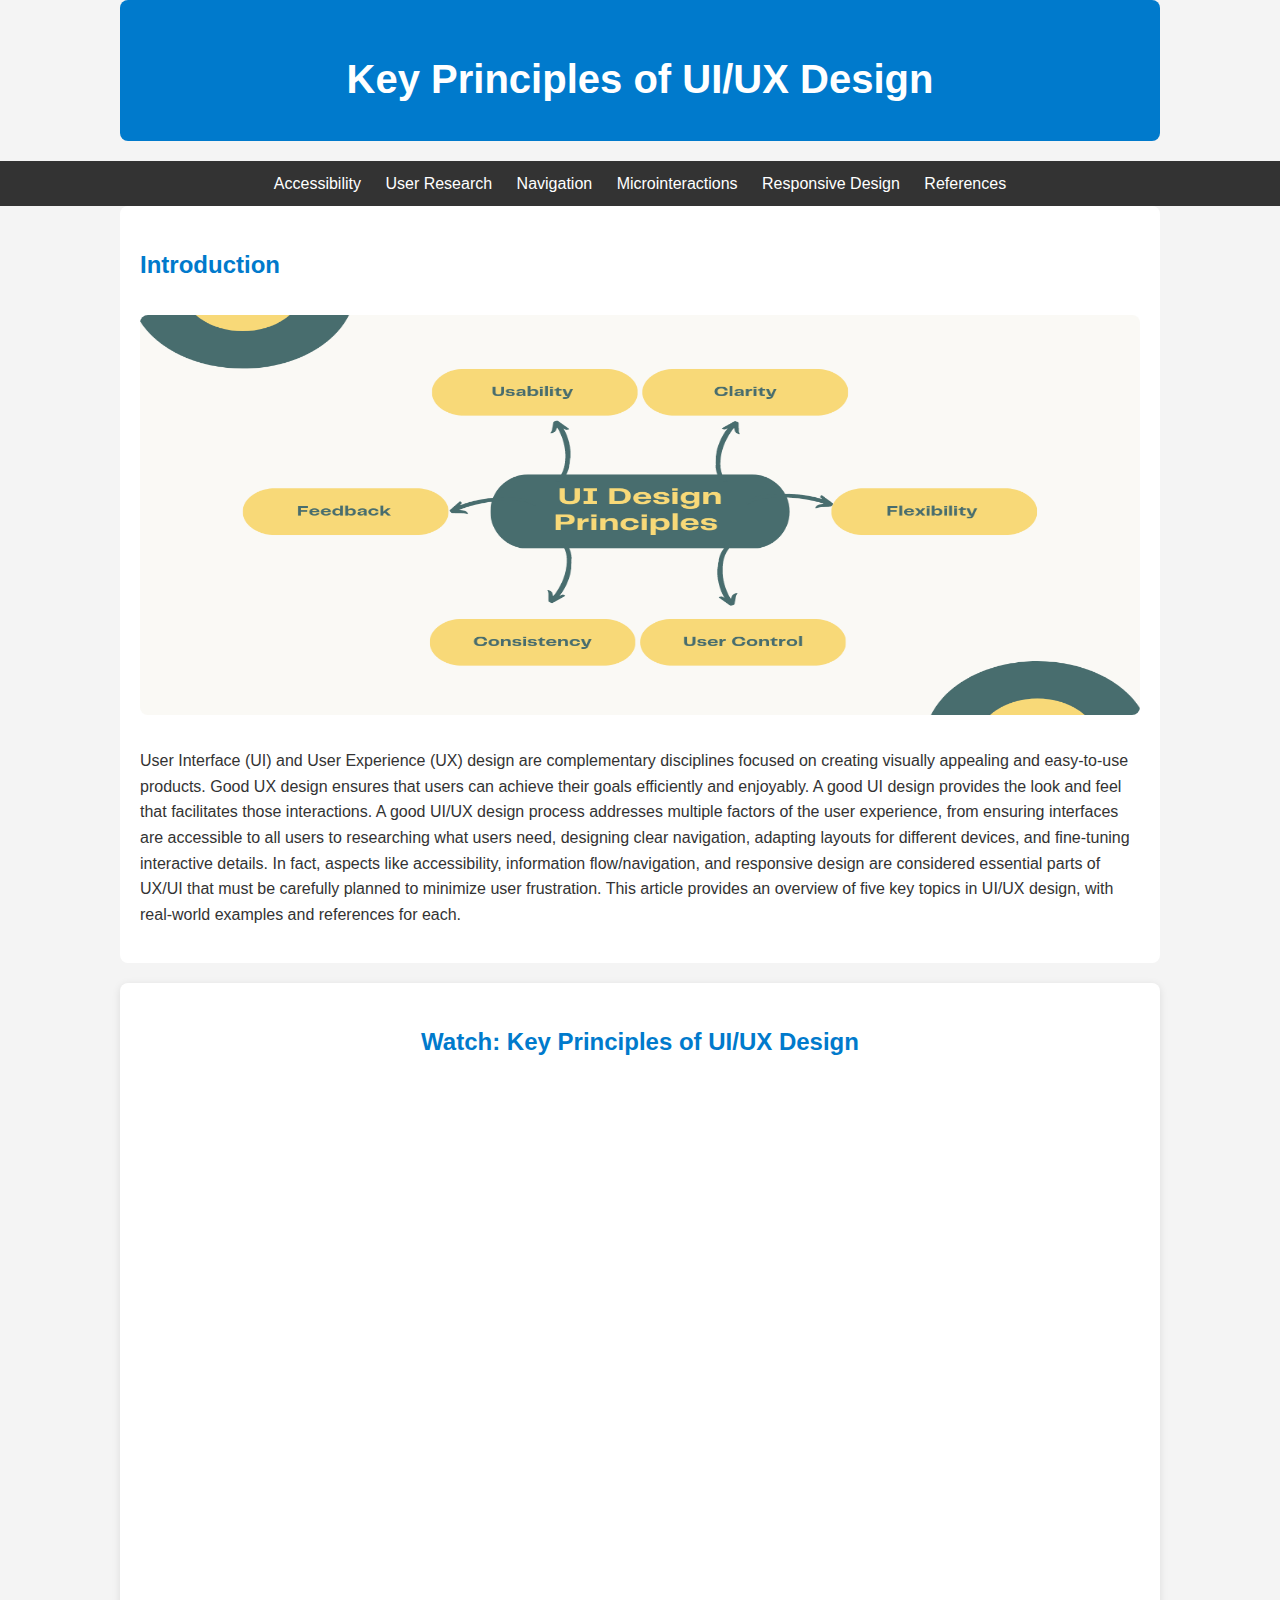
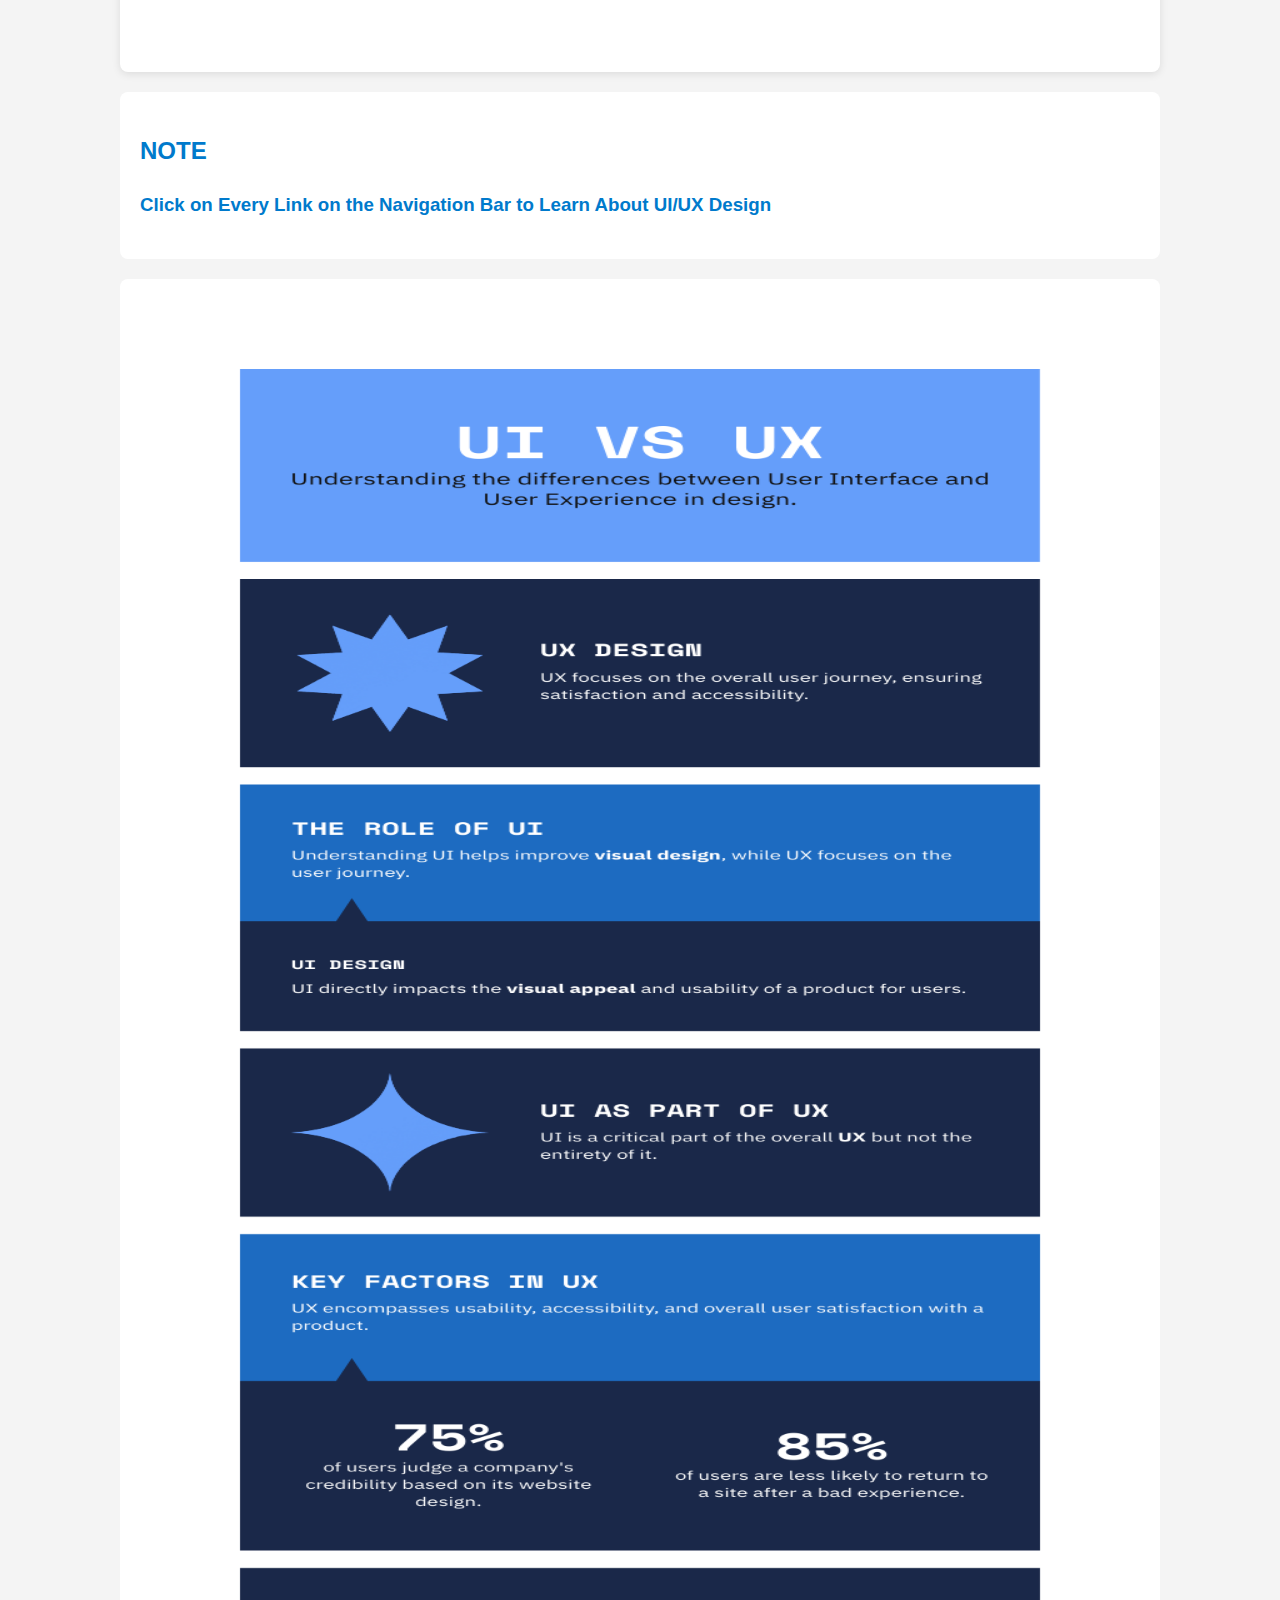
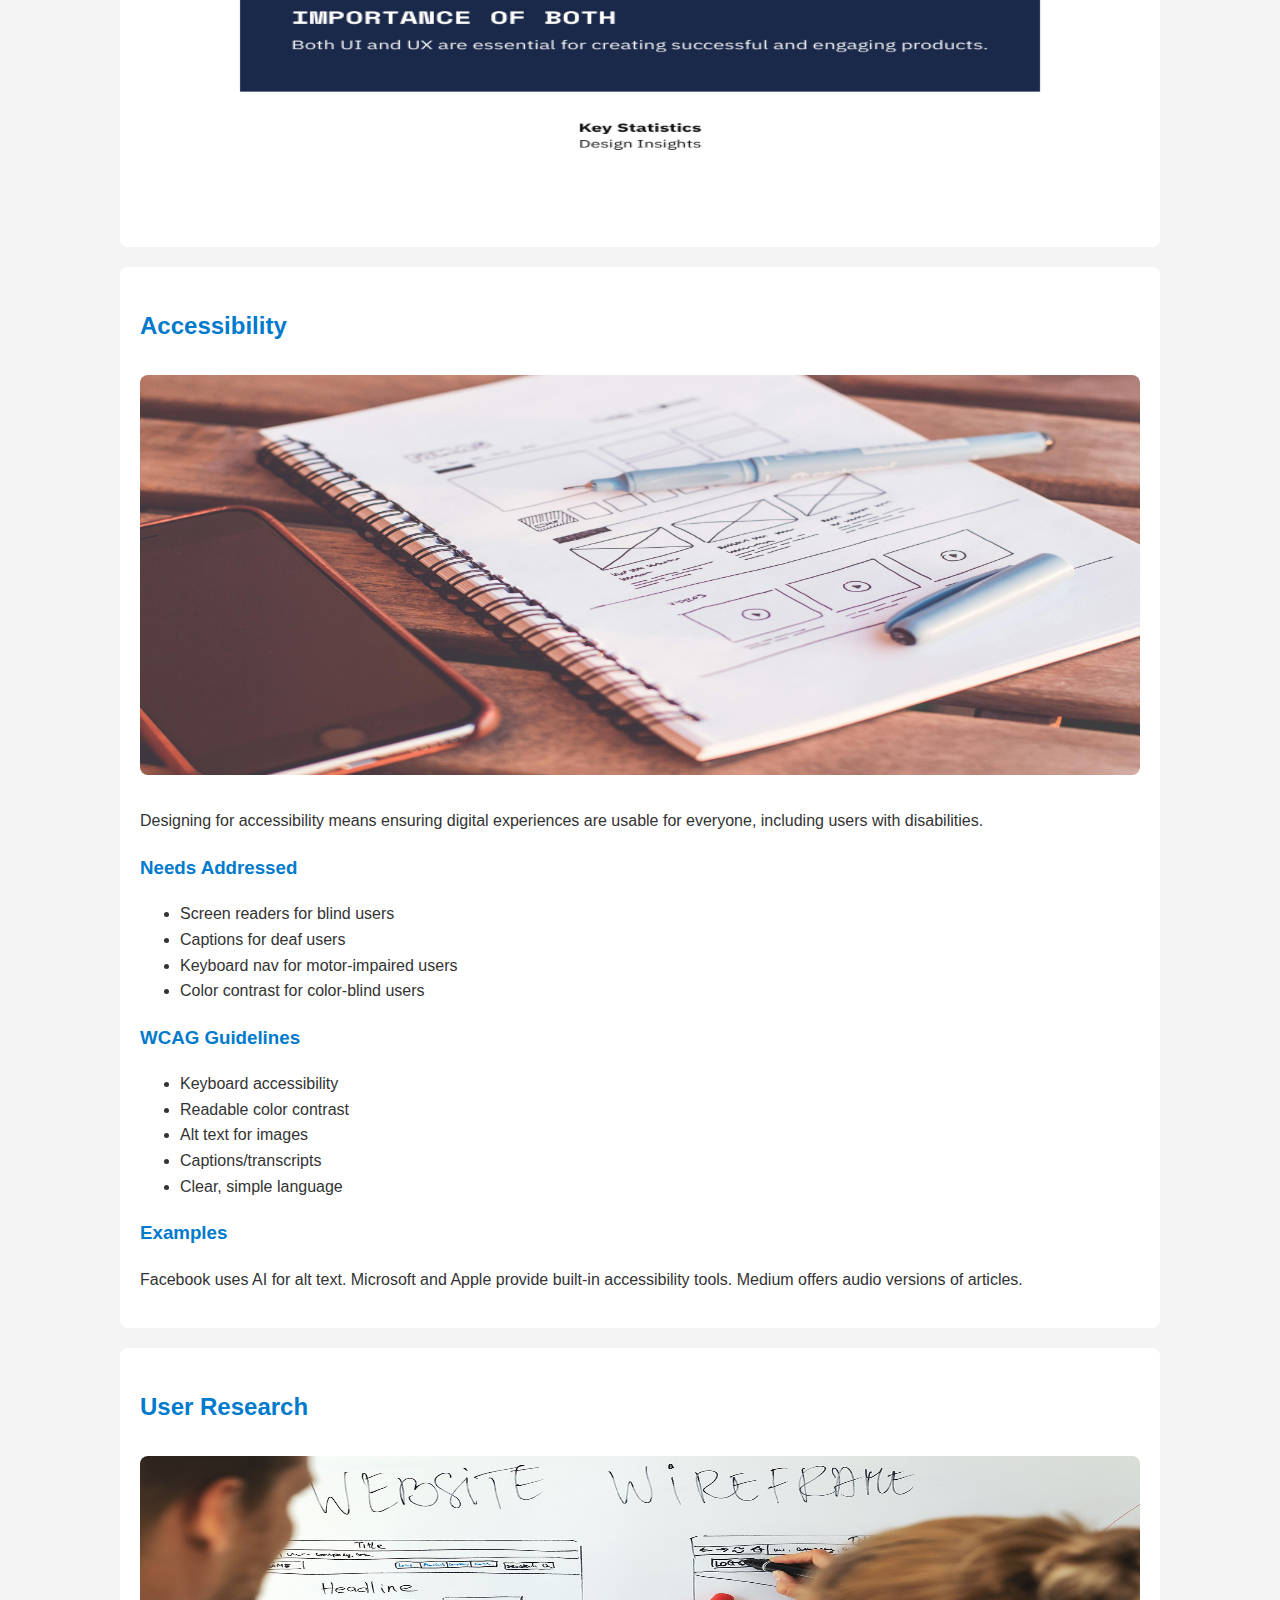
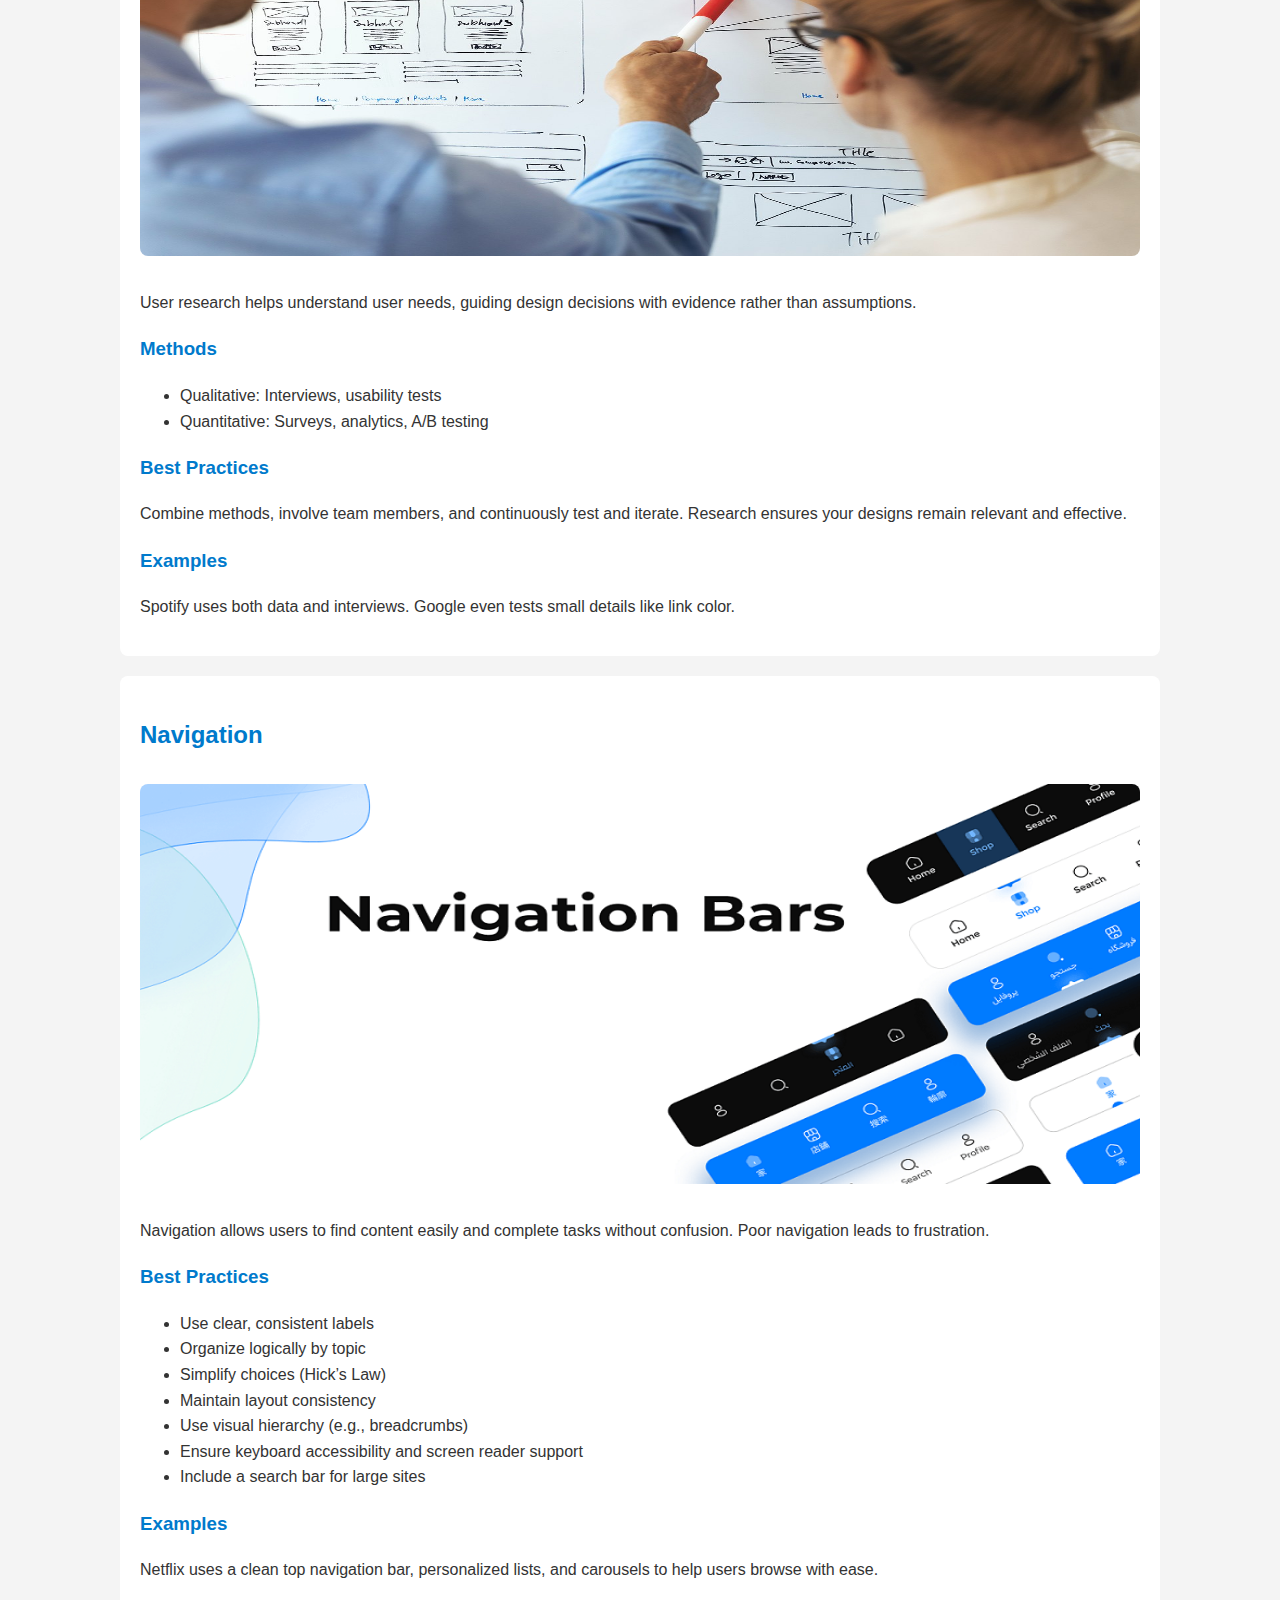
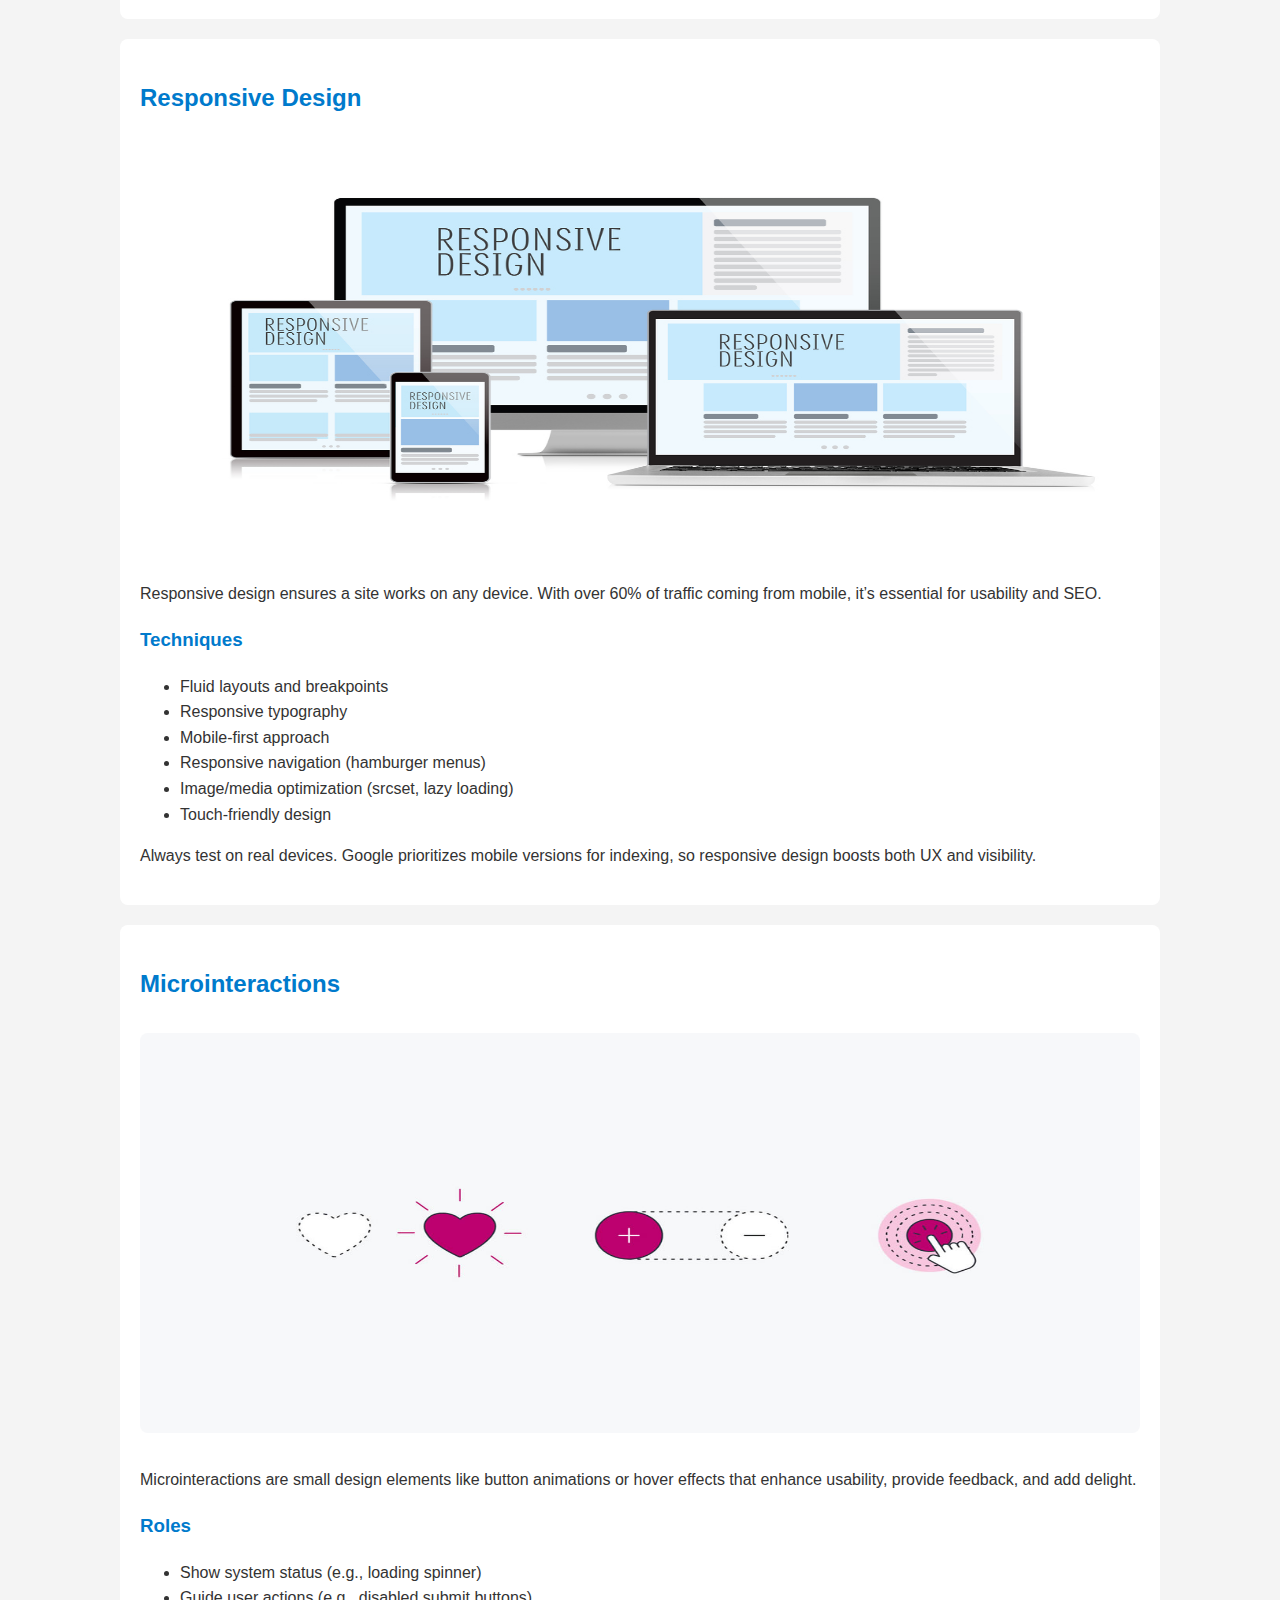
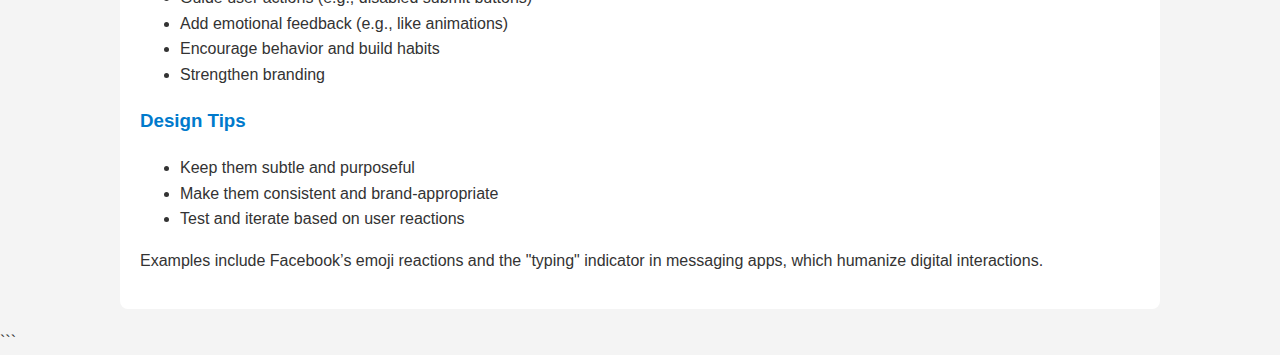
<file: index.html>
<!DOCTYPE html>
<html lang="en">
<head>
  <meta charset="UTF-8">
  <meta name="viewport" content="width=device-width, initial-scale=1.0">
  <link rel="stylesheet" href="css/style.css">
  <title>Key Principles of UI/UX Design</title>
  
</head>
<body>
  <header>
    <h1>Key Principles of UI/UX Design</h1>  
  </header>

  <nav>
    <a href="pages/accessibility.html">Accessibility</a>
    <a href="pages/userResearch.html">User Research</a>
    <a href="pages/navigation.html">Navigation</a>
    <a href="pages/microinteraction.html">Microinteractions</a>
    <a href="pages/responsive.html">Responsive Design</a>
    <a href="pages/reference.html">References</a>
    
  </nav>

  <section id="introduction">
    <h2>Introduction</h2>
    <img class="HeaderBackGround" src="images/HeaderBackGround.png" alt="UI/UX Design" width="1000" height="400">
    <p>
        User Interface (UI) and User Experience (UX) design are complementary disciplines focused on creating visually appealing and easy-to-use products. Good UX design ensures that users can achieve their goals efficiently and enjoyably. A good UI design provides the look and feel that facilitates those interactions. A good UI/UX design process addresses multiple factors of the user experience, from ensuring interfaces are accessible to all users to researching what users need, designing clear navigation, adapting layouts for different devices, and fine-tuning interactive details. In fact, aspects like accessibility, information flow/navigation, and responsive design are considered essential parts of UX/UI that must be carefully planned to minimize user frustration. This article provides an overview of five key topics in UI/UX design, with real-world examples and references for each. 
    </p>
  </section>

  <section id="video">
    <h2>Watch: Key Principles of UI/UX Design</h2>
    <div class="video-container">
        <iframe 
            src="https://share.vidyard.com/watch/eg83avR6baskpLDWqrT2ki" 
            width="1000" 
            height="563" 
            frameborder="0" 
            allowfullscreen>
        </iframe>
    </div>
  </section>

  <section id="disclaimer">
    <h2>NOTE</h2>
      <h3>Click on Every Link on the Navigation Bar to Learn About UI/UX Design</h3>
  </section>

  <section>
    <img src="../images/UIvsUX.png" alt="UI vs UX" width="1000" height="1500">
  </section>


  <section id="accessibility">
    <h2>Accessibility</h2>
    <img src="images/pexels-picjumbo-com-55570-196644.jpg" alt="Accessibility Icon" width="1000" height="400">
    <p>Designing for accessibility means ensuring digital experiences are usable for everyone, including users with disabilities.</p>
    <h3>Needs Addressed</h3>
    <ul>
        <li>Screen readers for blind users</li>
        <li>Captions for deaf users</li>
        <li>Keyboard nav for motor-impaired users</li>
        <li>Color contrast for color-blind users</li>
    </ul>
    <h3>WCAG Guidelines</h3>
    <ul>
        <li>Keyboard accessibility</li>
        <li>Readable color contrast</li>
        <li>Alt text for images</li>
        <li>Captions/transcripts</li>
        <li>Clear, simple language</li>
    </ul>
    <h3>Examples</h3>
    <p>Facebook uses AI for alt text. Microsoft and Apple provide built-in accessibility tools. Medium offers audio versions of articles.</p>
  </section>

  <section id="research">
    <h2>User Research</h2>
    <img src="images/UX-research-will-save-your-UI-project-FeatImg.jpg" alt="User Research Icon" width="1000" height="400">
    <p>User research helps understand user needs, guiding design decisions with evidence rather than assumptions.</p>
    <h3>Methods</h3>
    <ul>
        <li>Qualitative: Interviews, usability tests</li>
        <li>Quantitative: Surveys, analytics, A/B testing</li>
    </ul>
    <h3>Best Practices</h3>
    <p>Combine methods, involve team members, and continuously test and iterate. Research ensures your designs remain relevant and effective.</p>
    <h3>Examples</h3>
    <p>Spotify uses both data and interviews. Google even tests small details like link color.</p>
  </section>

  <section id="navigation">
    <h2>Navigation</h2>
    <img src="images/navigation-design.png" alt="Navigation Icon" width="1000" height="400">
    <p>Navigation allows users to find content easily and complete tasks without confusion. Poor navigation leads to frustration.</p>
    <h3>Best Practices</h3>
    <ul>
        <li>Use clear, consistent labels</li>
        <li>Organize logically by topic</li>
        <li>Simplify choices (Hick’s Law)</li>
        <li>Maintain layout consistency</li>
        <li>Use visual hierarchy (e.g., breadcrumbs)</li>
        <li>Ensure keyboard accessibility and screen reader support</li>
        <li>Include a search bar for large sites</li>
    </ul>
    <h3>Examples</h3>
    <p>Netflix uses a clean top navigation bar, personalized lists, and carousels to help users browse with ease.</p>
  </section>

  <section id="responsive">
    <h2>Responsive Design</h2>
    <img src="images/responsiveDesign.jpg" alt="Responsive Design Icon" width="1000" height="400">
    <p>Responsive design ensures a site works on any device. With over 60% of traffic coming from mobile, it’s essential for usability and SEO.</p>
    <h3>Techniques</h3>
    <ul>
        <li>Fluid layouts and breakpoints</li>
        <li>Responsive typography</li>
        <li>Mobile-first approach</li>
        <li>Responsive navigation (hamburger menus)</li>
        <li>Image/media optimization (srcset, lazy loading)</li>
        <li>Touch-friendly design</li>
    </ul>
    <p>Always test on real devices. Google prioritizes mobile versions for indexing, so responsive design boosts both UX and visibility.</p>
  </section>

  <section id="microinteractions">
    <h2>Microinteractions</h2>
    <img src="images/micro-interactions.jpg" alt="Microinteractions Icon" width="1000" height="400">
    <p>Microinteractions are small design elements like button animations or hover effects that enhance usability, provide feedback, and add delight.</p>
    <h3>Roles</h3>
    <ul>
        <li>Show system status (e.g., loading spinner)</li>
        <li>Guide user actions (e.g., disabled submit buttons)</li>
        <li>Add emotional feedback (e.g., like animations)</li>
        <li>Encourage behavior and build habits</li>
        <li>Strengthen branding</li>
    </ul>
    <h3>Design Tips</h3>
    <ul>
        <li>Keep them subtle and purposeful</li>
        <li>Make them consistent and brand-appropriate</li>
        <li>Test and iterate based on user reactions</li>
    </ul>
    <p>Examples include Facebook’s emoji reactions and the "typing" indicator in messaging apps, which humanize digital interactions.</p>
  </section>
  
  
</body>
</html>
```
</file>
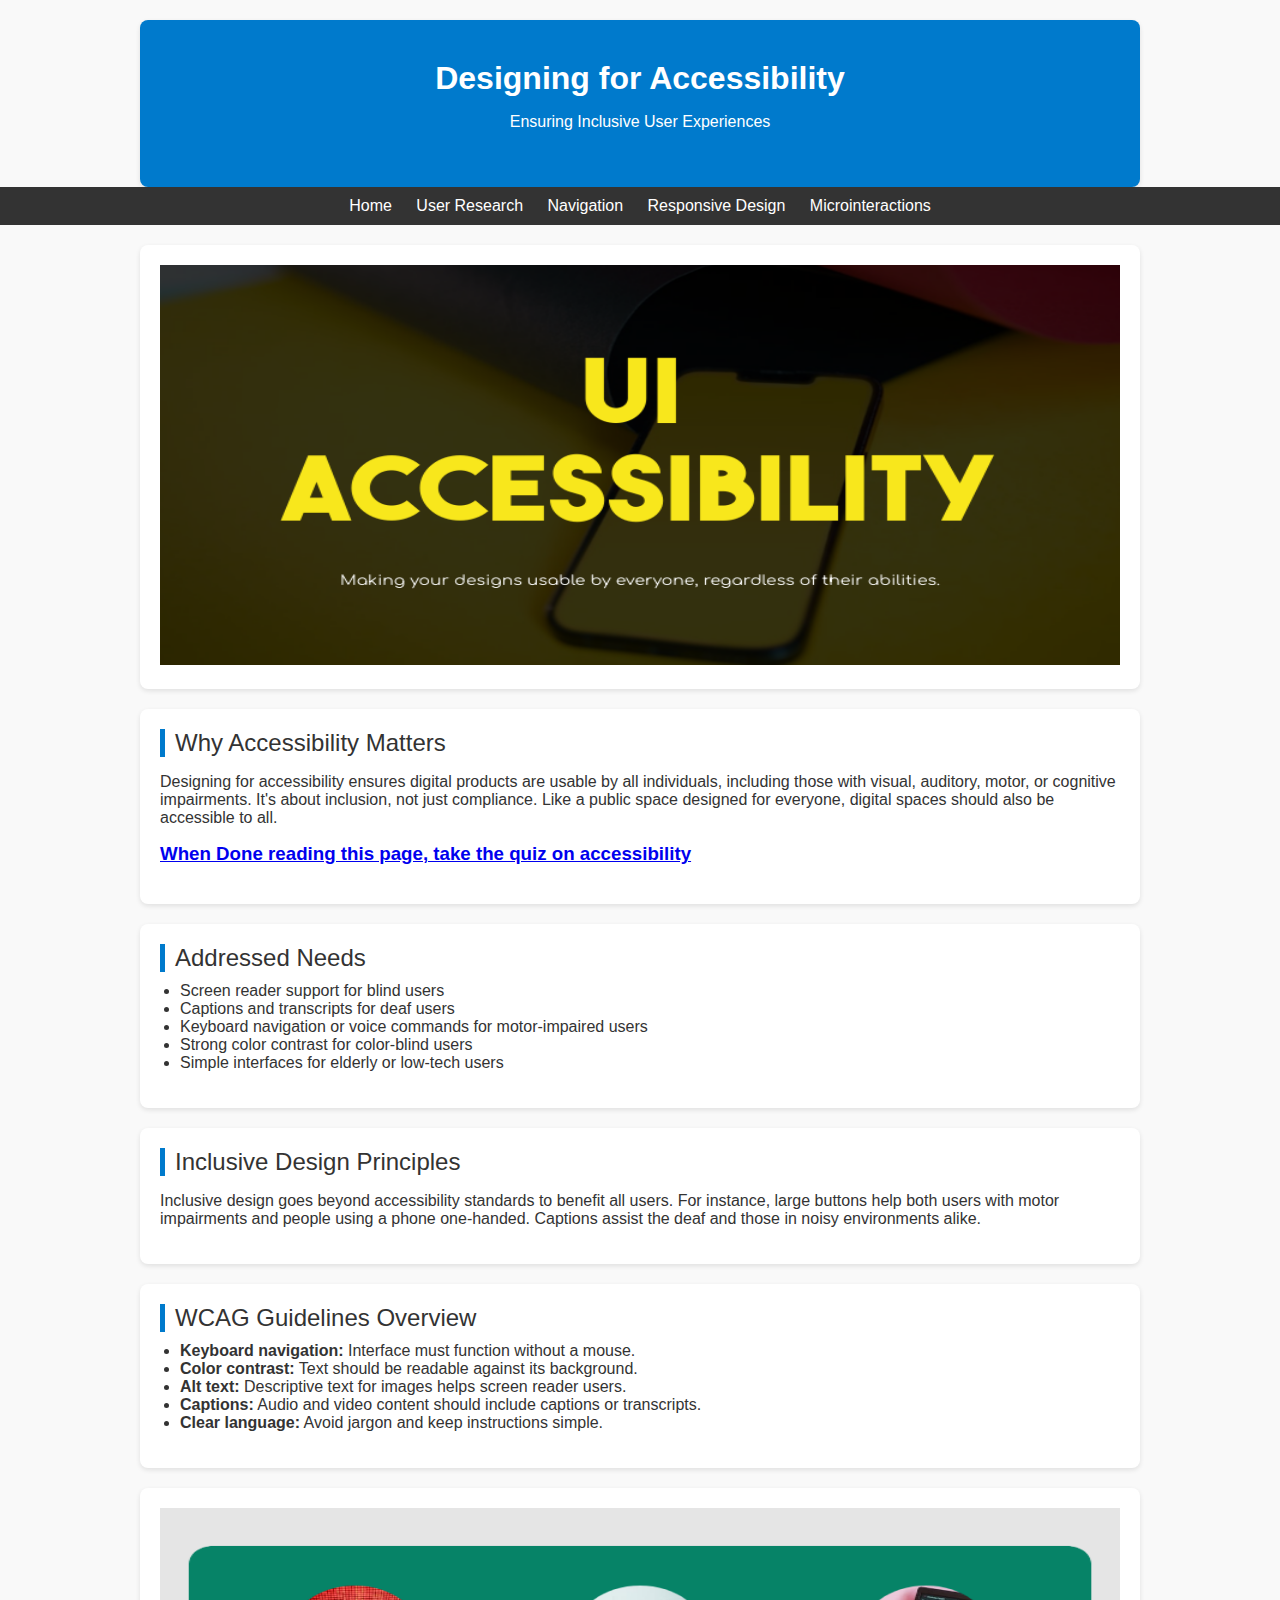
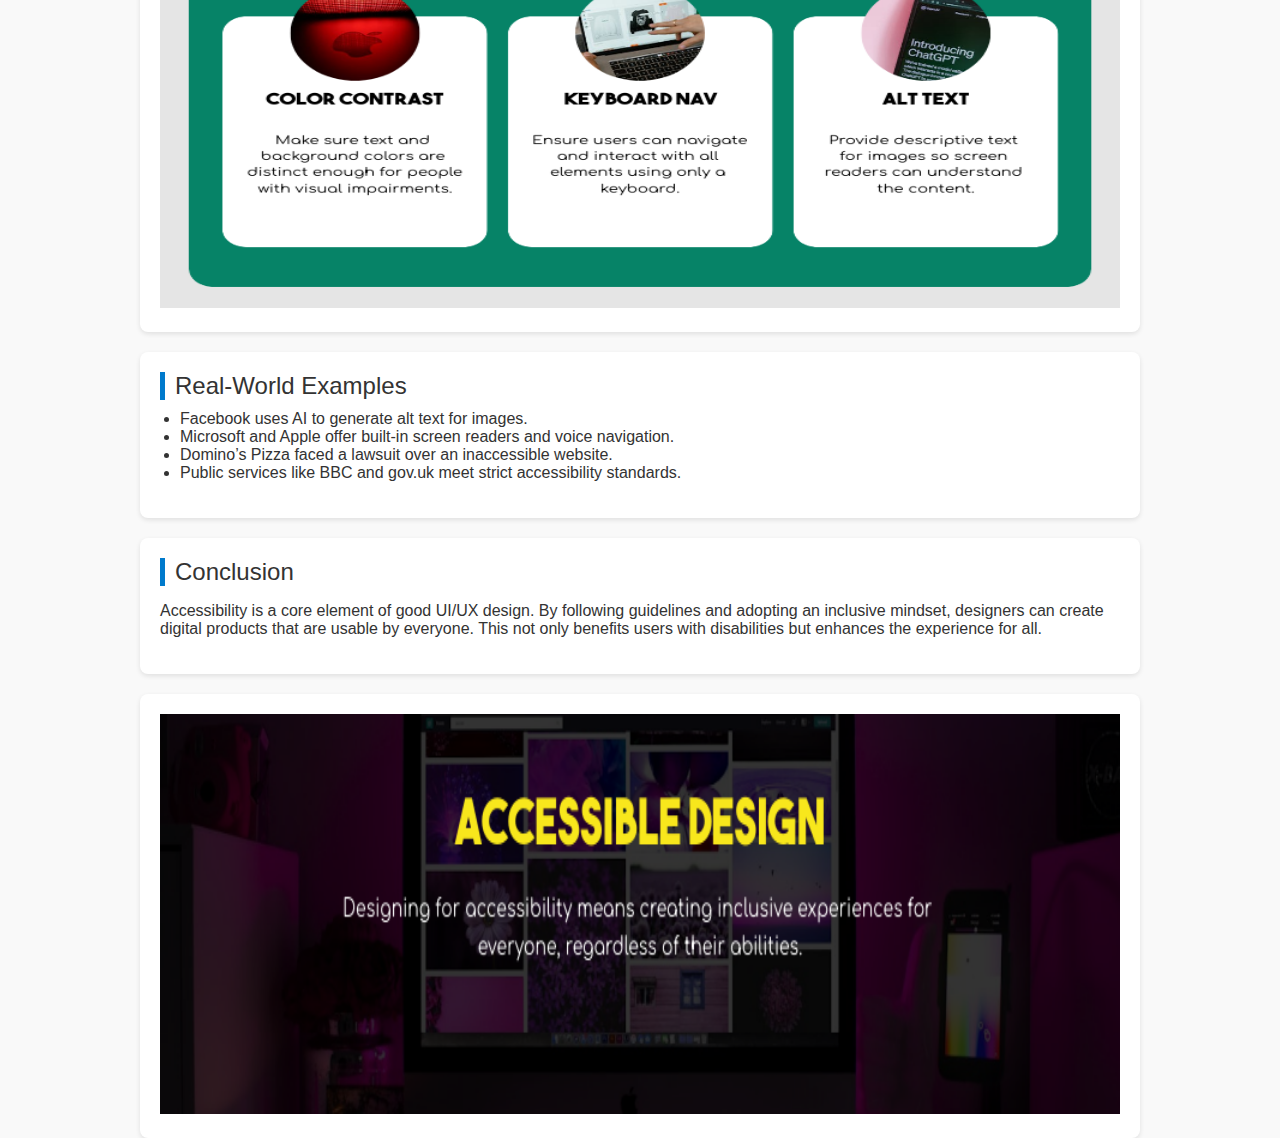
<file: pages/accessibility.html>
<!DOCTYPE html>
<html lang="en">
<head>
  <meta charset="UTF-8">
  <meta name="viewport" content="width=device-width, initial-scale=1.0">
  <link rel="stylesheet" href="../css/accessibility.css">
  <title>Accessibility in UI/UX Design</title>
</head>
<body>
  <header>
    <h1>Designing for Accessibility</h1>
    <p>Ensuring Inclusive User Experiences</p>
  </header>

  <!-- Navigation Bar -->
  <nav>
    <a href="../index.html">Home</a>
    <a href="../pages/userResearch.html">User Research</a>
    <a href="../pages/navigation.html">Navigation</a>
    <a href="../pages/responsive.html">Responsive Design</a>
    <a href="../pages/microinteraction.html">Microinteractions</a>
  </nav>

  <section id="imagePic">
    <img src="../images/000.png" alt="Accessibility Icon" width="100%" height="400">
  </section>

  <section id="why-accessibility-matters">
    <div class="section-title">Why Accessibility Matters</div>
    <p>
        Designing for accessibility ensures digital products are usable by all individuals, including those with visual, auditory, motor, or cognitive impairments. It's about inclusion, not just compliance. Like a public space designed for everyone, digital spaces should also be accessible to all.
    </p>
    <p>
      <a href="../pages/accessibilityquiz.html"> <h3>When Done reading this page, take the quiz on accessibility</h3></a>
  </p>
  </section>

  <section id="addressed-needs">
    <div class="section-title">Addressed Needs</div>
    <ul>
      <li>Screen reader support for blind users</li>
      <li>Captions and transcripts for deaf users</li>
      <li>Keyboard navigation or voice commands for motor-impaired users</li>
      <li>Strong color contrast for color-blind users</li>
      <li>Simple interfaces for elderly or low-tech users</li>
    </ul>
  </section>

  <section id="inclusive-design-principles">
    <div class="section-title">Inclusive Design Principles</div>
    <p>Inclusive design goes beyond accessibility standards to benefit all users. For instance, large buttons help both users with motor impairments and people using a phone one-handed. Captions assist the deaf and those in noisy environments alike.</p>
  </section>

  <section id="wcag-guidelines-overview">
    <div class="section-title">WCAG Guidelines Overview</div>
    <ul>
      <li><strong>Keyboard navigation:</strong> Interface must function without a mouse.</li>
      <li><strong>Color contrast:</strong> Text should be readable against its background.</li>
      <li><strong>Alt text:</strong> Descriptive text for images helps screen reader users.</li>
      <li><strong>Captions:</strong> Audio and video content should include captions or transcripts.</li>
      <li><strong>Clear language:</strong> Avoid jargon and keep instructions simple.</li>
    </ul>
  </section>
  <section id="imagePic">
    <img src="../images/001.png" alt="Accessibility Icon" width="100%" height="400">
  </section>

  <section id="real-world-examples">
    <div class="section-title">Real-World Examples</div>
    <ul>
      <li>Facebook uses AI to generate alt text for images.</li>
      <li>Microsoft and Apple offer built-in screen readers and voice navigation.</li>
      <li>Domino’s Pizza faced a lawsuit over an inaccessible website.</li>
      <li>Public services like BBC and gov.uk meet strict accessibility standards.</li>
    </ul>
  </section>

  <section id="conclusion">
    <div class="section-title">Conclusion</div>
    <p>Accessibility is a core element of good UI/UX design. By following guidelines and adopting an inclusive mindset, designers can create digital products that are usable by everyone. This not only benefits users with disabilities but enhances the experience for all.</p>
  </section>
  <section id="imagePic">
    <img src="../images/002.png" alt="Accessibility Icon" width="100%" height="400">
  </section>
</body>
</html>
</file>
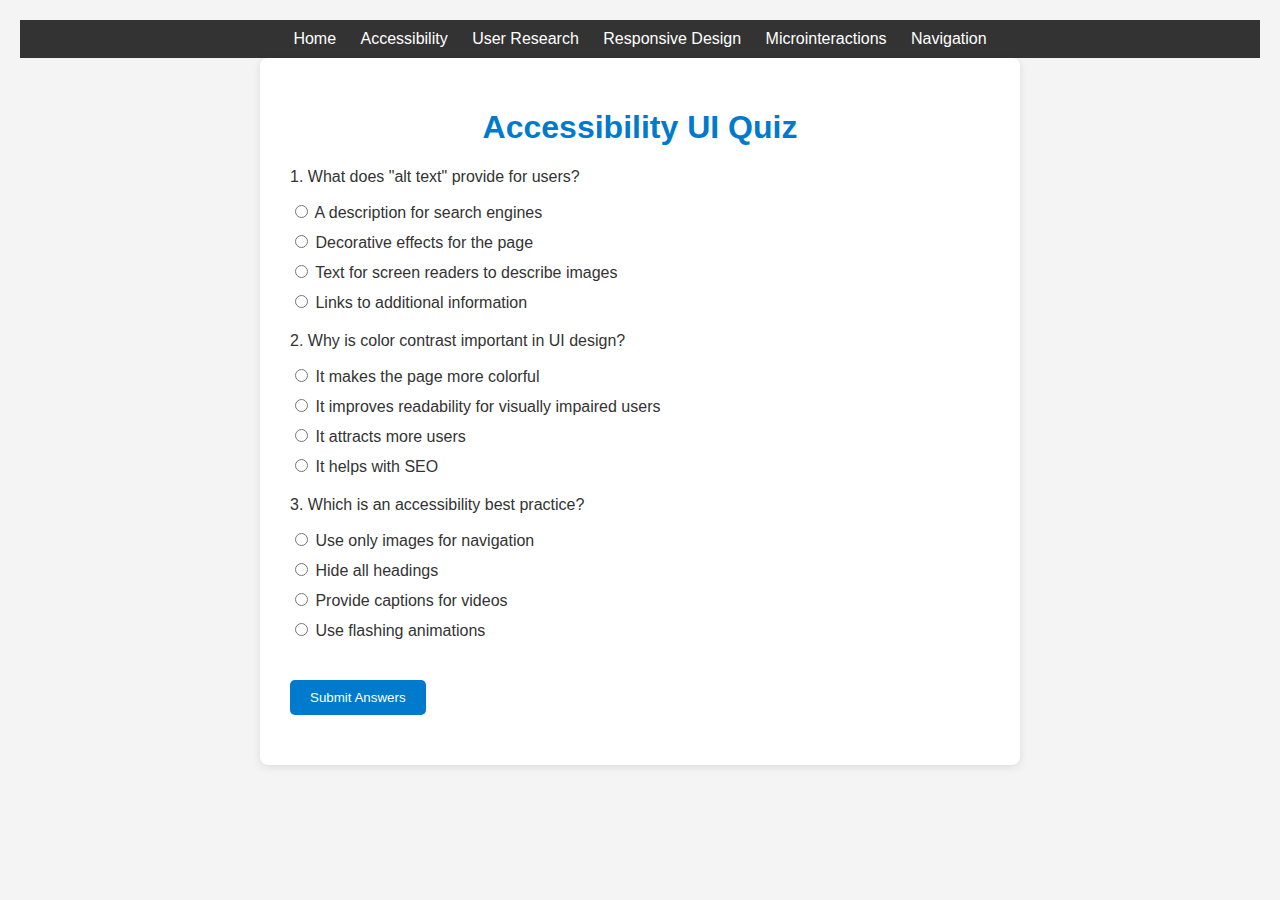
<file: pages/accessibilityquiz.html>
<!DOCTYPE html>
<html lang="en">
<head>
  <meta charset="UTF-8">
  <meta name="viewport" content="width=device-width, initial-scale=1.0">
  <title>Accessibility UI Quiz</title>
  <style>
    /* General Styles */
    body {
      font-family: Arial, sans-serif;
      background: #f4f4f4;
      margin: 0;
      padding: 20px;
      color: #333;
    }

    /* Navigation Styles */
    nav {
        background: #333;
        padding: 10px;
        text-align: center;
    }

    nav a {
        color: white;
        margin: 0 10px;
        text-decoration: none;
    }

    nav a:hover {
        text-decoration: underline;
    }


    /* Container Styles */
    .container {
      max-width: 700px;
      margin: auto;
      background: #fff;
      padding: 30px;
      border-radius: 8px;
      box-shadow: 0 2px 8px rgba(0, 0, 0, 0.1);
    }

    /* Typography */
    h1 {
      text-align: center;
      color: #007acc;
    }

    .question {
      margin-bottom: 20px;
    }

    .answers label {
      display: block;
      margin-bottom: 10px;
      cursor: pointer;
    }

    /* Button Styles */
    button {
      background-color: #007acc;
      color: white;
      padding: 10px 20px;
      border: none;
      border-radius: 5px;
      cursor: pointer;
      margin-top: 20px;
    }

    button:hover {
      background-color: #005f99;
    }

    /* Result Styles */
    .result {
      font-weight: bold;
      font-size: 1.2em;
      margin-top: 20px;
    }
  </style>
</head>
<body>
    <nav>
        <a href="../index.html">Home</a>
        <a href="../pages/accessibility.html">Accessibility</a>
        <a href="../pages/userResearch.html">User Research</a>
        <a href="../pages/responsive.html">Responsive Design</a>
        <a href="../pages/microinteraction.html">Microinteractions</a>
        <a href="../pages/navigation.html">Navigation</a>
    </nav>
  <div class="container">
    <h1>Accessibility UI Quiz</h1>
    <form id="quizForm">
      <div class="question">
        <p>1. What does "alt text" provide for users?</p>
        <div class="answers">
          <label><input type="radio" name="q1" value="a"> A description for search engines</label>
          <label><input type="radio" name="q1" value="b"> Decorative effects for the page</label>
          <label><input type="radio" name="q1" value="c"> Text for screen readers to describe images</label>
          <label><input type="radio" name="q1" value="d"> Links to additional information</label>
        </div>
      </div>

      <div class="question">
        <p>2. Why is color contrast important in UI design?</p>
        <div class="answers">
          <label><input type="radio" name="q2" value="a"> It makes the page more colorful</label>
          <label><input type="radio" name="q2" value="b"> It improves readability for visually impaired users</label>
          <label><input type="radio" name="q2" value="c"> It attracts more users</label>
          <label><input type="radio" name="q2" value="d"> It helps with SEO</label>
        </div>
      </div>

      <div class="question">
        <p>3. Which is an accessibility best practice?</p>
        <div class="answers">
          <label><input type="radio" name="q3" value="a"> Use only images for navigation</label>
          <label><input type="radio" name="q3" value="b"> Hide all headings</label>
          <label><input type="radio" name="q3" value="c"> Provide captions for videos</label>
          <label><input type="radio" name="q3" value="d"> Use flashing animations</label>
        </div>
      </div>

      <button type="button" onclick="submitQuiz()">Submit Answers</button>
    </form>

    <div class="result" id="result"></div>
  </div>

  <script>
    function submitQuiz() {
      let score = 0;
      const total = 3;
      const answers = ['c', 'b', 'c'];

      for (let i = 1; i <= total; i++) {
        const question = document.querySelector(`input[name="q${i}"]:checked`);
        if (question && question.value === answers[i - 1]) {
          score++;
        }
      }

      document.getElementById('result').textContent = `You scored ${score} out of ${total}.`;
    }
  </script>
</body>
</html>
</file>
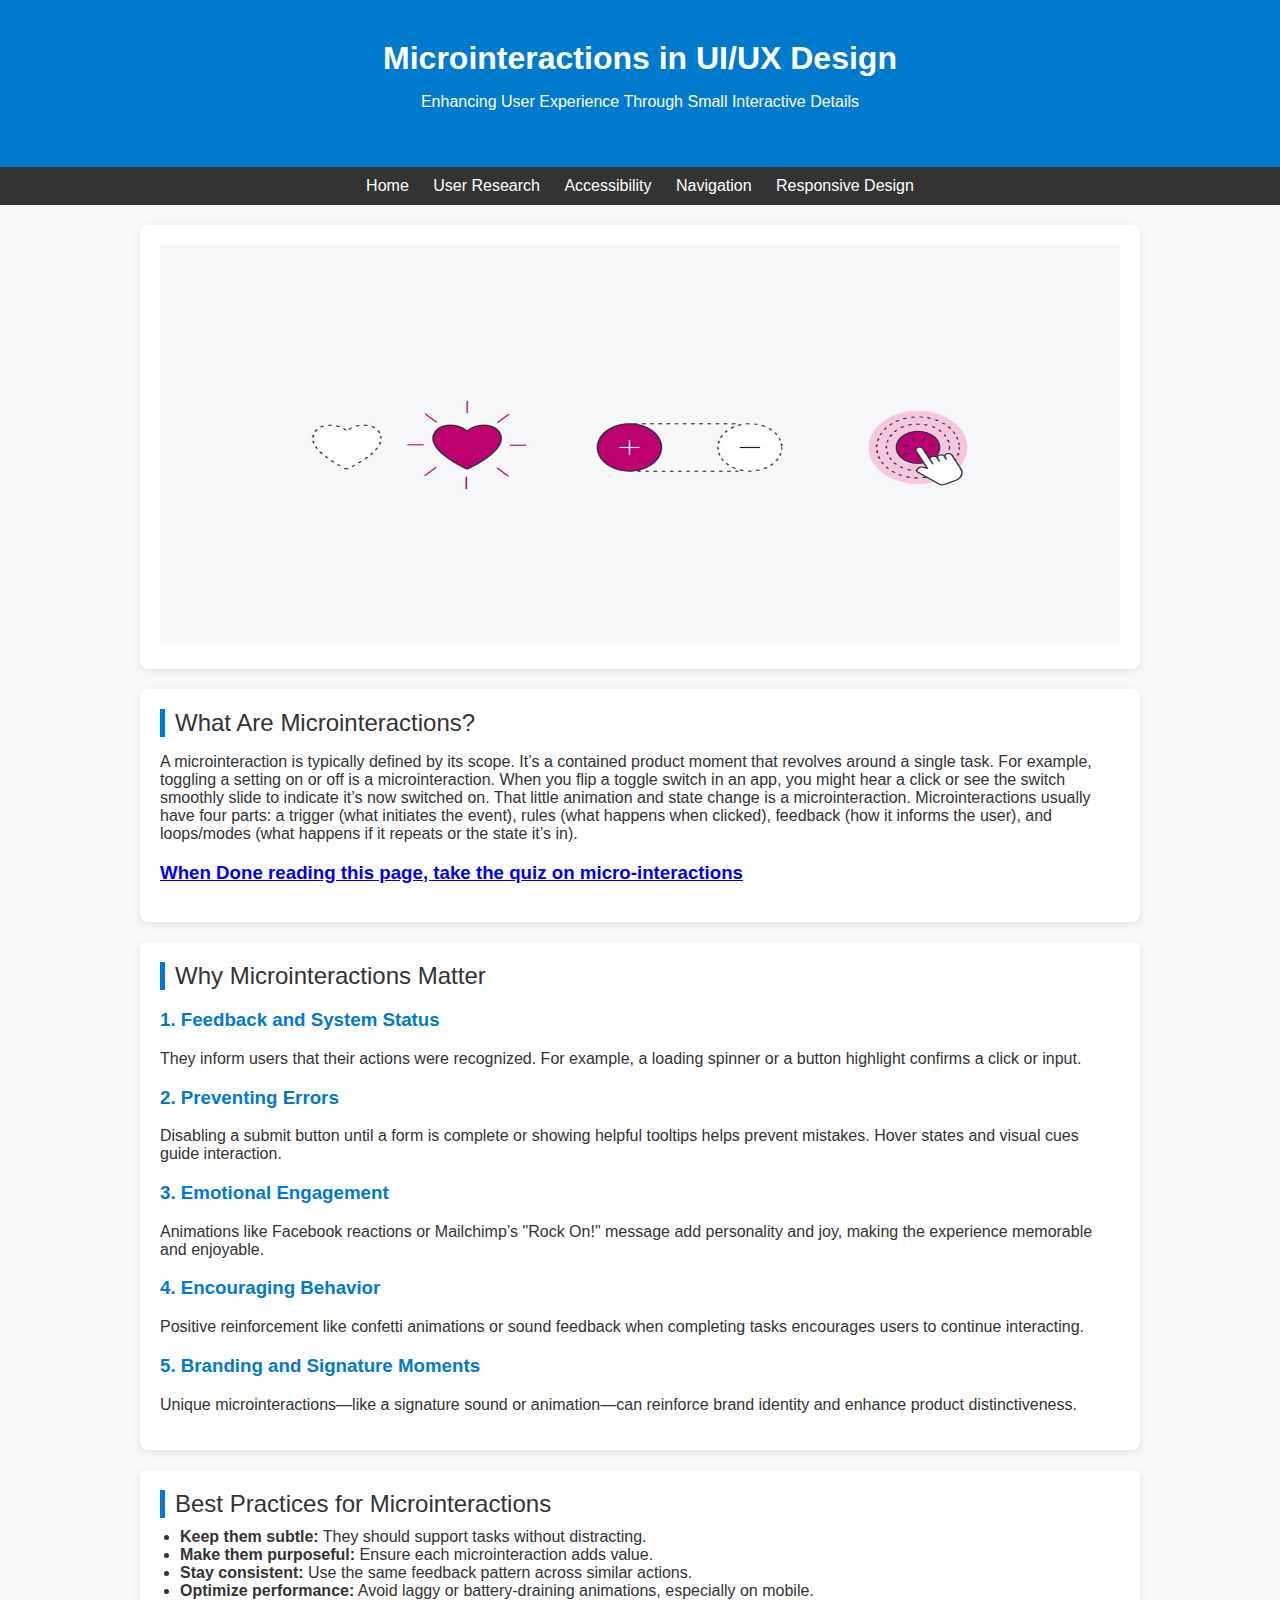
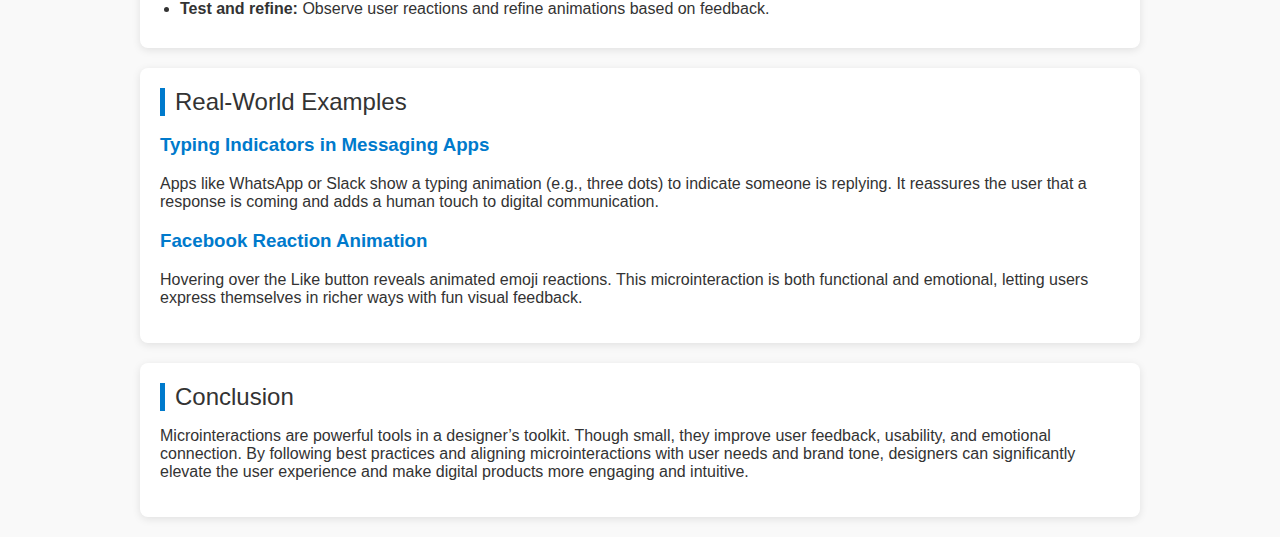
<file: pages/microinteraction.html>
<!DOCTYPE html>
<html lang="en">
<head>
  <meta charset="UTF-8">
  <meta name="viewport" content="width=device-width, initial-scale=1.0">
  <link rel="stylesheet" href="../css/microinteraction.css">
  <title>Microinteractions in UI/UX Design</title>
</head>
<body>
  <header>
    <h1>Microinteractions in UI/UX Design</h1>
    <p>
        Enhancing User Experience Through Small Interactive Details
    </p>
  </header>

  <!-- Navigation Bar -->
  <nav>
    <a href="../index.html">Home</a>
    <a href="../pages/userResearch.html">User Research</a>
    <a href="../pages/accessibility.html">Accessibility</a>
    <a href="../pages/navigation.html">Navigation</a>
    <a href="../pages/navigation.html">Responsive Design</a>
    
  </nav>

  <section>
    <img src="../images/micro-interactions.jpg" alt="Navigation Example" width="100%" height="400">
  </section>

  <section>
    <div class="section-title">What Are Microinteractions?</div>
    <p>
        A microinteraction is typically defined by its scope. It’s a contained product moment that revolves around a single task. For example, toggling a setting on or off is a microinteraction. When you flip a toggle switch in an app, you might hear a click or see the switch smoothly slide to indicate it’s now switched on. That little animation and state change is a microinteraction.  Microinteractions usually have four parts: a trigger (what initiates the event), rules (what happens when clicked), feedback (how it informs the user), and loops/modes (what happens if it repeats or the state it’s in).
    </p>
    <p>
        <a href="../pages/microinteractionquiz.html"> <h3>When Done reading this page, take the quiz on micro-interactions</h3></a>
    </p>
  </section>

  <section>
    <div class="section-title">Why Microinteractions Matter</div>
    <h3>1. Feedback and System Status</h3>
    <p>They inform users that their actions were recognized. For example, a loading spinner or a button highlight confirms a click or input.</p>

    <h3>2. Preventing Errors</h3>
    <p>Disabling a submit button until a form is complete or showing helpful tooltips helps prevent mistakes. Hover states and visual cues guide interaction.</p>

    <h3>3. Emotional Engagement</h3>
    <p>Animations like Facebook reactions or Mailchimp’s "Rock On!" message add personality and joy, making the experience memorable and enjoyable.</p>

    <h3>4. Encouraging Behavior</h3>
    <p>Positive reinforcement like confetti animations or sound feedback when completing tasks encourages users to continue interacting.</p>

    <h3>5. Branding and Signature Moments</h3>
    <p>Unique microinteractions—like a signature sound or animation—can reinforce brand identity and enhance product distinctiveness.</p>
  </section>

  <section>
    <div class="section-title">Best Practices for Microinteractions</div>
    <ul>
      <li><strong>Keep them subtle:</strong> They should support tasks without distracting.</li>
      <li><strong>Make them purposeful:</strong> Ensure each microinteraction adds value.</li>
      <li><strong>Stay consistent:</strong> Use the same feedback pattern across similar actions.</li>
      <li><strong>Optimize performance:</strong> Avoid laggy or battery-draining animations, especially on mobile.</li>
      <li><strong>Test and refine:</strong> Observe user reactions and refine animations based on feedback.</li>
    </ul>
  </section>

  <section>
    <div class="section-title">Real-World Examples</div>
    <h3>Typing Indicators in Messaging Apps</h3>
    <p>Apps like WhatsApp or Slack show a typing animation (e.g., three dots) to indicate someone is replying. It reassures the user that a response is coming and adds a human touch to digital communication.</p>

    <h3>Facebook Reaction Animation</h3>
    <p>Hovering over the Like button reveals animated emoji reactions. This microinteraction is both functional and emotional, letting users express themselves in richer ways with fun visual feedback.</p>
  </section>

  <section>
    <div class="section-title">Conclusion</div>
    <p>Microinteractions are powerful tools in a designer’s toolkit. Though small, they improve user feedback, usability, and emotional connection. By following best practices and aligning microinteractions with user needs and brand tone, designers can significantly elevate the user experience and make digital products more engaging and intuitive.</p>
  </section>
</body>
</html>
</file>
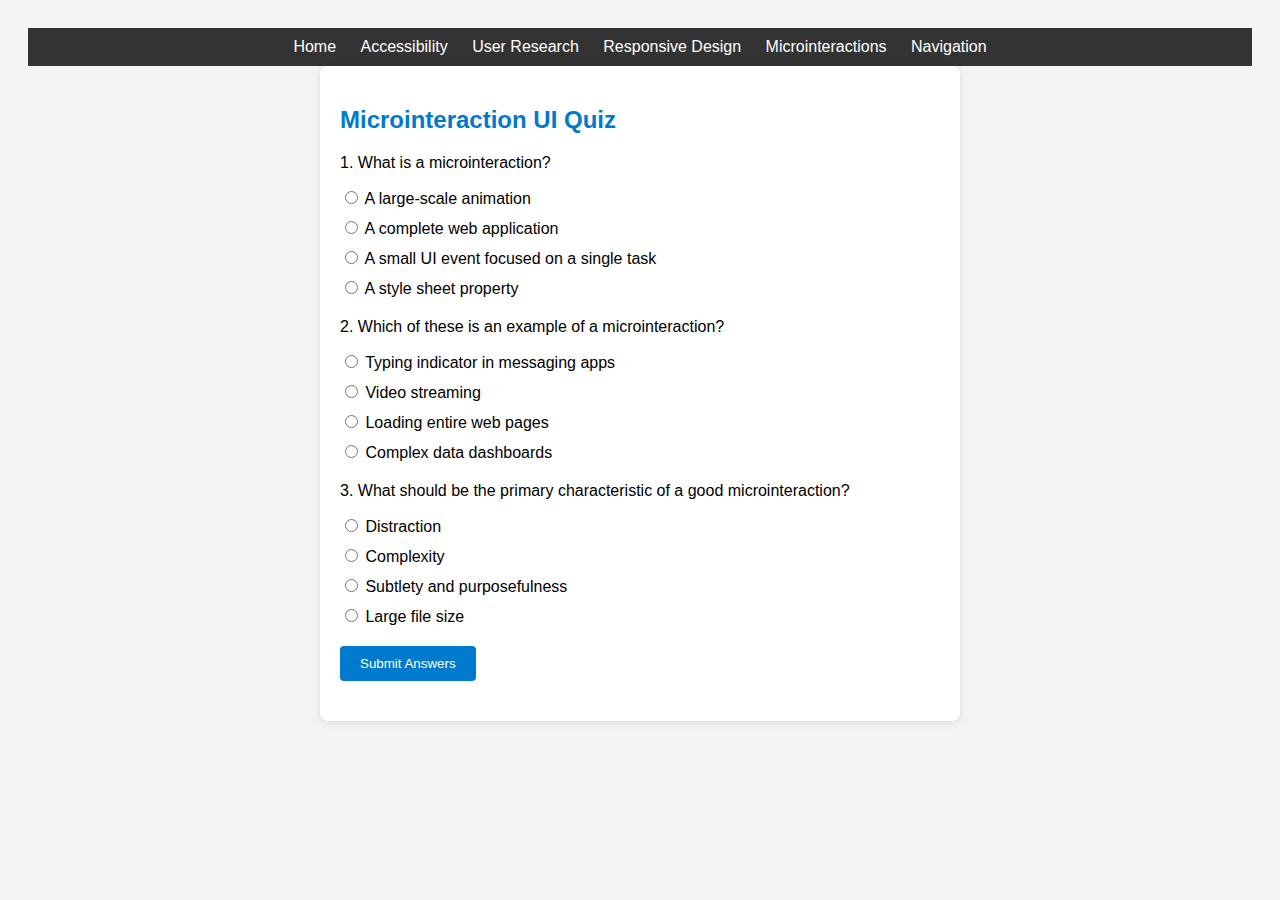
<file: pages/microinteractionquiz.html>
<!DOCTYPE html>
<html lang="en">
<head>
  <meta charset="UTF-8">
  <meta name="viewport" content="width=device-width, initial-scale=1.0">
  <title>Microinteraction UI Quiz</title>
  <style>
    /* General Styles */
    body {
      font-family: Arial, sans-serif;
      background-color: #f4f4f4;
      padding: 20px;
    }

    /* Quiz Container Styles */
    .quiz-container {
      background: #fff;
      padding: 20px;
      border-radius: 8px;
      max-width: 600px;
      margin: auto;
      box-shadow: 0 2px 8px rgba(0, 0, 0, 0.1);
    }

    /* Navigation Styles */
    nav {
        background: #333;
        padding: 10px;
        text-align: center;
    }

    nav a {
        color: white;
        margin: 0 10px;
        text-decoration: none;
    }

    nav a:hover {
        text-decoration: underline;
    }

    /* Typography */
    h2 {
      color: #007acc;
    }

    .question {
      margin-bottom: 20px;
    }

    .options label {
      display: block;
      margin-bottom: 10px;
      cursor: pointer;
    }

    /* Button Styles */
    button {
      background-color: #007acc;
      color: white;
      padding: 10px 20px;
      border: none;
      border-radius: 4px;
      cursor: pointer;
    }

    button:hover {
      background-color: #005f99;
    }

    /* Result Styles */
    .result {
      font-weight: bold;
      margin-top: 20px;
    }
  </style>
</head>
<body>
    <nav>
        <a href="../index.html">Home</a>
        <a href="../pages/accessibility.html">Accessibility</a>
        <a href="../pages/userResearch.html">User Research</a>
        <a href="../pages/responsive.html">Responsive Design</a>
        <a href="../pages/microinteraction.html">Microinteractions</a>
        <a href="../pages/navigation.html">Navigation</a>
    </nav>
  <div class="quiz-container">
    <h2>Microinteraction UI Quiz</h2>
    <div id="quiz">
      <div class="question">
        <p>1. What is a microinteraction?</p>
        <div class="options">
          <label><input type="radio" name="q1" value="a"> A large-scale animation</label>
          <label><input type="radio" name="q1" value="b"> A complete web application</label>
          <label><input type="radio" name="q1" value="c"> A small UI event focused on a single task</label>
          <label><input type="radio" name="q1" value="d"> A style sheet property</label>
        </div>
      </div>

      <div class="question">
        <p>2. Which of these is an example of a microinteraction?</p>
        <div class="options">
          <label><input type="radio" name="q2" value="a"> Typing indicator in messaging apps</label>
          <label><input type="radio" name="q2" value="b"> Video streaming</label>
          <label><input type="radio" name="q2" value="c"> Loading entire web pages</label>
          <label><input type="radio" name="q2" value="d"> Complex data dashboards</label>
        </div>
      </div>

      <div class="question">
        <p>3. What should be the primary characteristic of a good microinteraction?</p>
        <div class="options">
          <label><input type="radio" name="q3" value="a"> Distraction</label>
          <label><input type="radio" name="q3" value="b"> Complexity</label>
          <label><input type="radio" name="q3" value="c"> Subtlety and purposefulness</label>
          <label><input type="radio" name="q3" value="d"> Large file size</label>
        </div>
      </div>

      <button onclick="checkAnswers()">Submit Answers</button>
      <div class="result" id="result"></div>
    </div>
  </div>

  <script>
    function checkAnswers() {
      let score = 0;
      const answers = {
        q1: 'c',
        q2: 'a',
        q3: 'c'
      };

      for (let key in answers) {
        const radios = document.getElementsByName(key);
        for (let radio of radios) {
          if (radio.checked && radio.value === answers[key]) {
            score++;
          }
        }
      }

      const total = Object.keys(answers).length;
      document.getElementById("result").textContent = `You scored ${score} out of ${total}`;
    }
  </script>
</body>
</html>
</file>
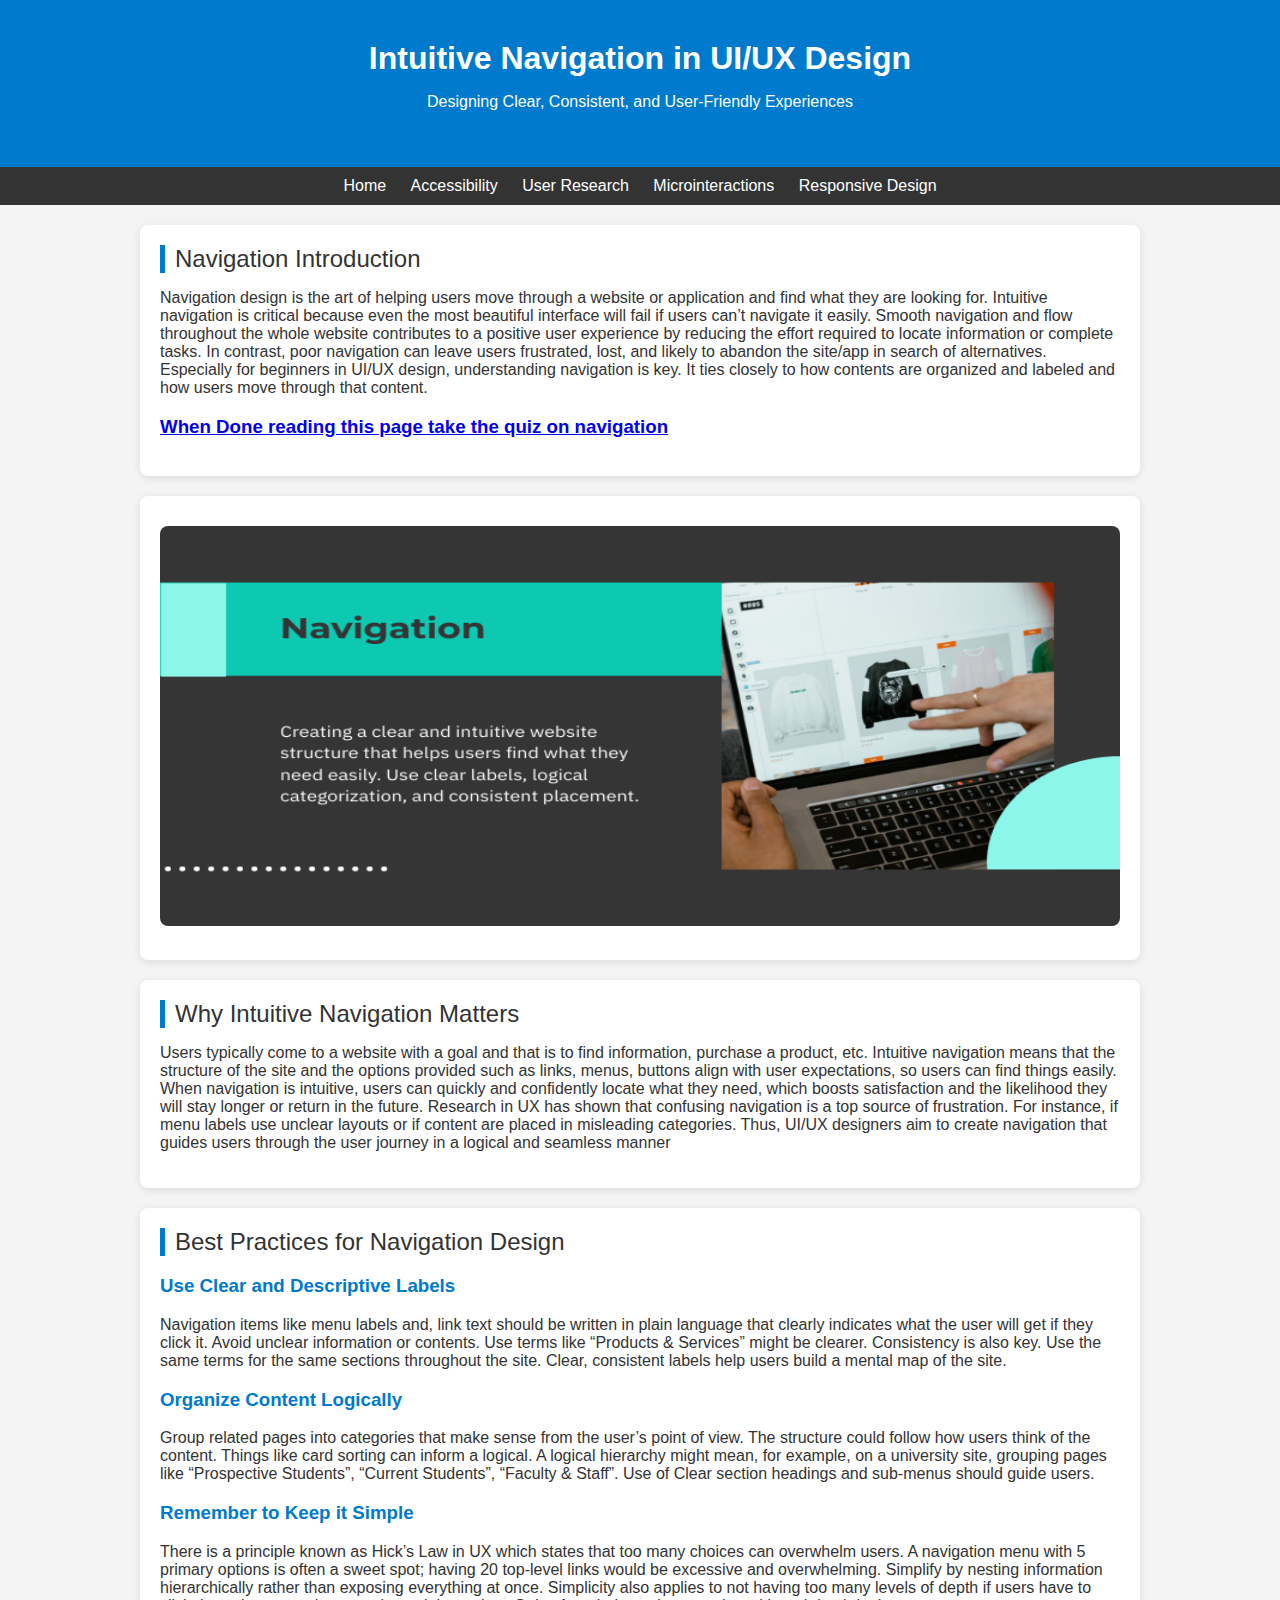
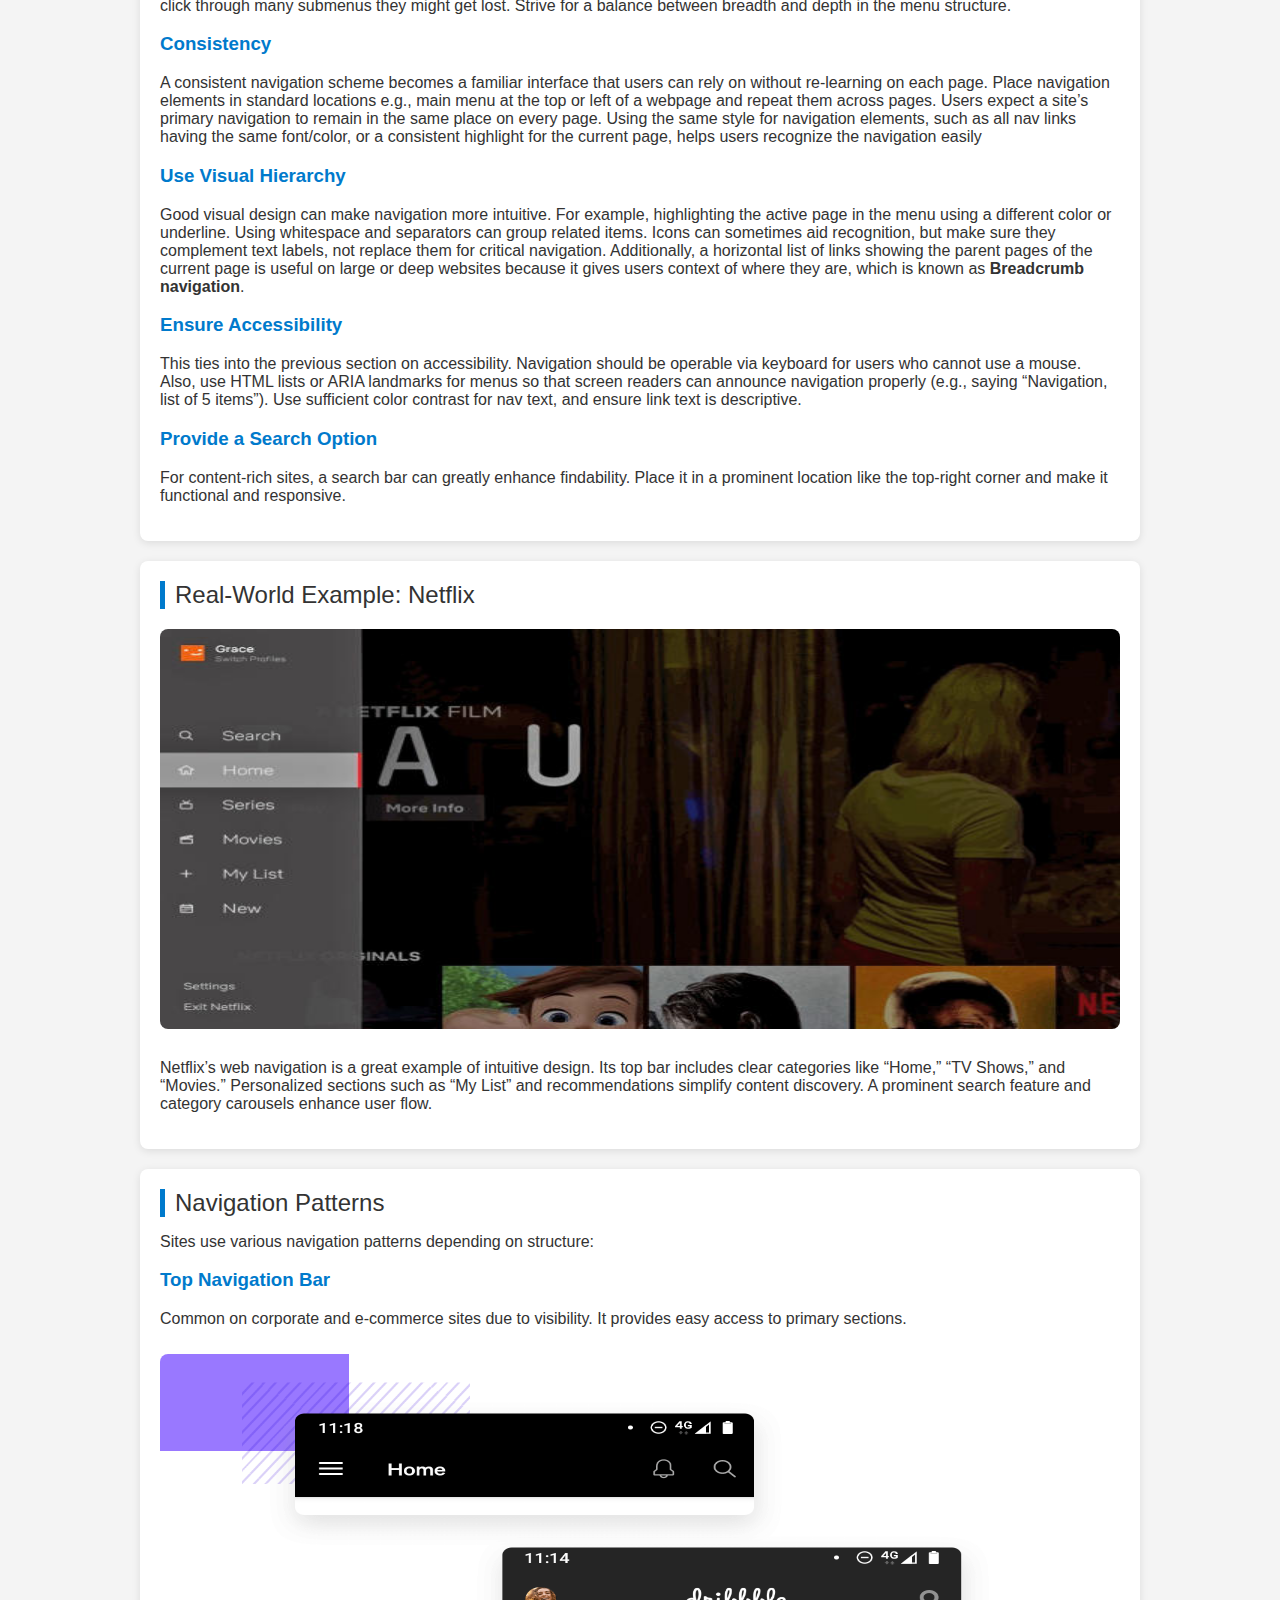
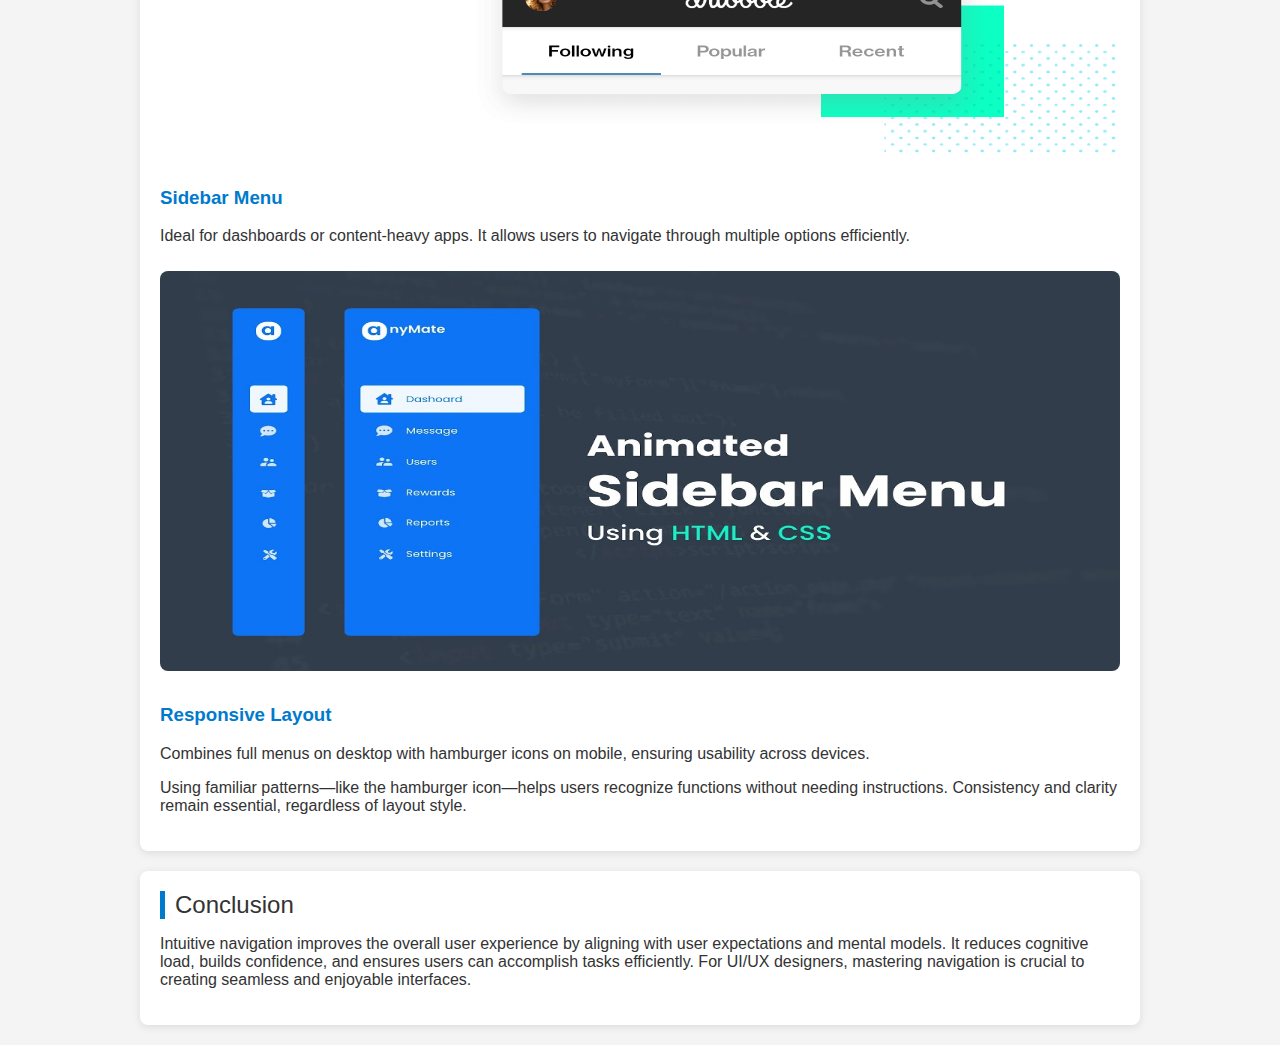
<file: pages/navigation.html>
<!DOCTYPE html>
<html lang="en">
<head>
  <meta charset="UTF-8">
  <meta name="viewport" content="width=device-width, initial-scale=1.0">
  <link rel="stylesheet" href="../css/navigation.css">
  <title>Intuitive Navigation in UI/UX</title>
</head>
<body>
  <header>
    <h1>Intuitive Navigation in UI/UX Design</h1>
    <p>Designing Clear, Consistent, and User-Friendly Experiences</p>
  </header>

    <nav>
        <a href="../index.html">Home</a>
        <a href="../pages/accessibility.html">Accessibility</a>
        <a href="../pages/userResearch.html">User Research</a>
        <a href="../pages/microinteraction.html">Microinteractions</a>
        <a href="../pages/responsive.html">Responsive Design</a>
        
    </nav>
  <section>
    <div class="section-title">Navigation Introduction</div>
    <p>
        Navigation design is the art of helping users move through a website or application and find what they are looking for. Intuitive navigation is critical because even the most beautiful interface will fail if users can’t navigate it easily. Smooth navigation and flow throughout the whole website contributes to a positive user experience by reducing the effort required to locate information or complete tasks. In contrast, poor navigation can leave users frustrated, lost, and likely to abandon the site/app in search of alternatives. Especially for beginners in UI/UX design, understanding navigation is key. It ties closely to how contents are organized and labeled and how users move through that content. 
    </p>
    <p>
        <a href="../pages/navigationquiz.html"> <h3>When Done reading this page take the quiz on navigation</h3></a>
    </p>
  </section>

  <section>
    <img src="../images/003.png" alt="Navigation Example" width="100%" height="400">
  </section>

  <section>
    <div class="section-title">Why Intuitive Navigation Matters</div>
    <p>
        Users typically come to a website with a goal and that is to find information, purchase a product, etc. Intuitive navigation means that the structure of the site and the options provided such as links, menus, buttons align with user expectations, so users can find things easily. When navigation is intuitive, users can quickly and confidently locate what they need, which boosts satisfaction and the likelihood they will stay longer or return in the future. Research in UX has shown that confusing navigation is a top source of frustration. For instance, if menu labels use unclear layouts or if content are placed in misleading categories. Thus, UI/UX designers aim to create navigation that guides users through the user journey in a logical and seamless manner 
    </p>
  </section>

  <section>
    <div class="section-title">Best Practices for Navigation Design</div>

    <h3>Use Clear and Descriptive Labels</h3>
    <p>
        Navigation items like menu labels and, link text should be written in plain language that clearly indicates what the user will get if they click it. Avoid unclear information or contents.  Use terms like “Products & Services” might be clearer. Consistency is also key. Use the same terms for the same sections throughout the site. Clear, consistent labels help users build a mental map of the site.
    </p>

    <h3>Organize Content Logically</h3>
    <p>
        Group related pages into categories that make sense from the user’s point of view. The structure could follow how users think of the content. Things like card sorting can inform a logical. A logical hierarchy might mean, for example, on a university site, grouping pages like “Prospective Students”, “Current Students”, “Faculty & Staff”. Use of Clear section headings and sub-menus should guide users.
    </p>

    <h3>Remember to Keep it Simple</h3>
    <p>
        There is a principle known as Hick’s Law in UX which states that too many choices can overwhelm users. A navigation menu with 5 primary options is often a sweet spot; having 20 top-level links would be excessive and overwhelming. Simplify by nesting information hierarchically rather than exposing everything at once. Simplicity also applies to not having too many levels of depth if users have to click through many submenus they might get lost. Strive for a balance between breadth and depth in the menu structure.
    </p>

    <h3>Consistency</h3>
    <p>
        A consistent navigation scheme becomes a familiar interface that users can rely on without re-learning on each page. Place navigation elements in standard locations e.g., main menu at the top or left of a webpage and repeat them across pages. Users expect a site’s primary navigation to remain in the same place on every page. Using the same style for navigation elements, such as all nav links having the same font/color, or a consistent highlight for the current page, helps users recognize the navigation easily
    </p>

    <h3>Use Visual Hierarchy</h3>
    <p>
        Good visual design can make navigation more intuitive. For example, highlighting the active page in the menu using a different color or underline. Using whitespace and separators can group related items. Icons can sometimes aid recognition, but make sure they complement text labels, not replace them for critical navigation. Additionally, a horizontal list of links showing the parent pages of the current page is useful on large or deep websites because it gives users context of where they are, which is known as <b>Breadcrumb navigation</b>.
    </p>

    <h3>Ensure Accessibility</h3>
    <p>
        This ties into the previous section on accessibility. Navigation should be operable via keyboard for users who cannot use a mouse. Also, use HTML lists or ARIA landmarks for menus so that screen readers can announce navigation properly (e.g., saying “Navigation, list of 5 items”). Use sufficient color contrast for nav text, and ensure link text is descriptive.
    </p>

    <h3>Provide a Search Option</h3>
    <p>
        For content-rich sites, a search bar can greatly enhance findability. Place it in a prominent location like the top-right corner and make it functional and responsive.
    </p>
  </section>

  <section>
    <div class="section-title">Real-World Example: Netflix</div>
    <img src="../images/netflix-ed.jpg" alt="Netflix Navigation Example" width="1000" height="400">
    <p>
        Netflix’s web navigation is a great example of intuitive design. Its top bar includes clear categories like “Home,” “TV Shows,” and “Movies.” Personalized sections such as “My List” and recommendations simplify content discovery. A prominent search feature and category carousels enhance user flow.
    </p>
  </section>

  <section>
    <div class="section-title">Navigation Patterns</div>
    <p>
        Sites use various navigation patterns depending on structure:
    </p>
    <div class="navigation-patterns">
        <div class="pattern">
            <h3>Top Navigation Bar</h3>
            <p>
                Common on corporate and e-commerce sites due to visibility. It provides easy access to primary sections.
            </p>
            <img src="../images/top-navigation-bar-mobile-apps.png" alt="Top Nav Bar" width="1000" height="400" />
        </div>
        <div class="pattern">
            <h3>Sidebar Menu</h3>
            <p>
                Ideal for dashboards or content-heavy apps. It allows users to navigate through multiple options efficiently.
            </p>
            <img src="../images/sidemenybar.jpg" alt="Sidebar Menu" width="1000" height="400" />
        </div>
        <div class="pattern">
            <h3>Responsive Layout</h3>
            <p>
                Combines full menus on desktop with hamburger icons on mobile, ensuring usability across devices.
            </p>
        </div>
    </div>
    <p>
        Using familiar patterns—like the hamburger icon—helps users recognize functions without needing instructions. Consistency and clarity remain essential, regardless of layout style.
    </p>
  </section>

  <section>
    <div class="section-title">Conclusion</div>
    <p>
        Intuitive navigation improves the overall user experience by aligning with user expectations and mental models. It reduces cognitive load, builds confidence, and ensures users can accomplish tasks efficiently. For UI/UX designers, mastering navigation is crucial to creating seamless and enjoyable interfaces.
    </p>
  </section>
</body>
</html>
</file>
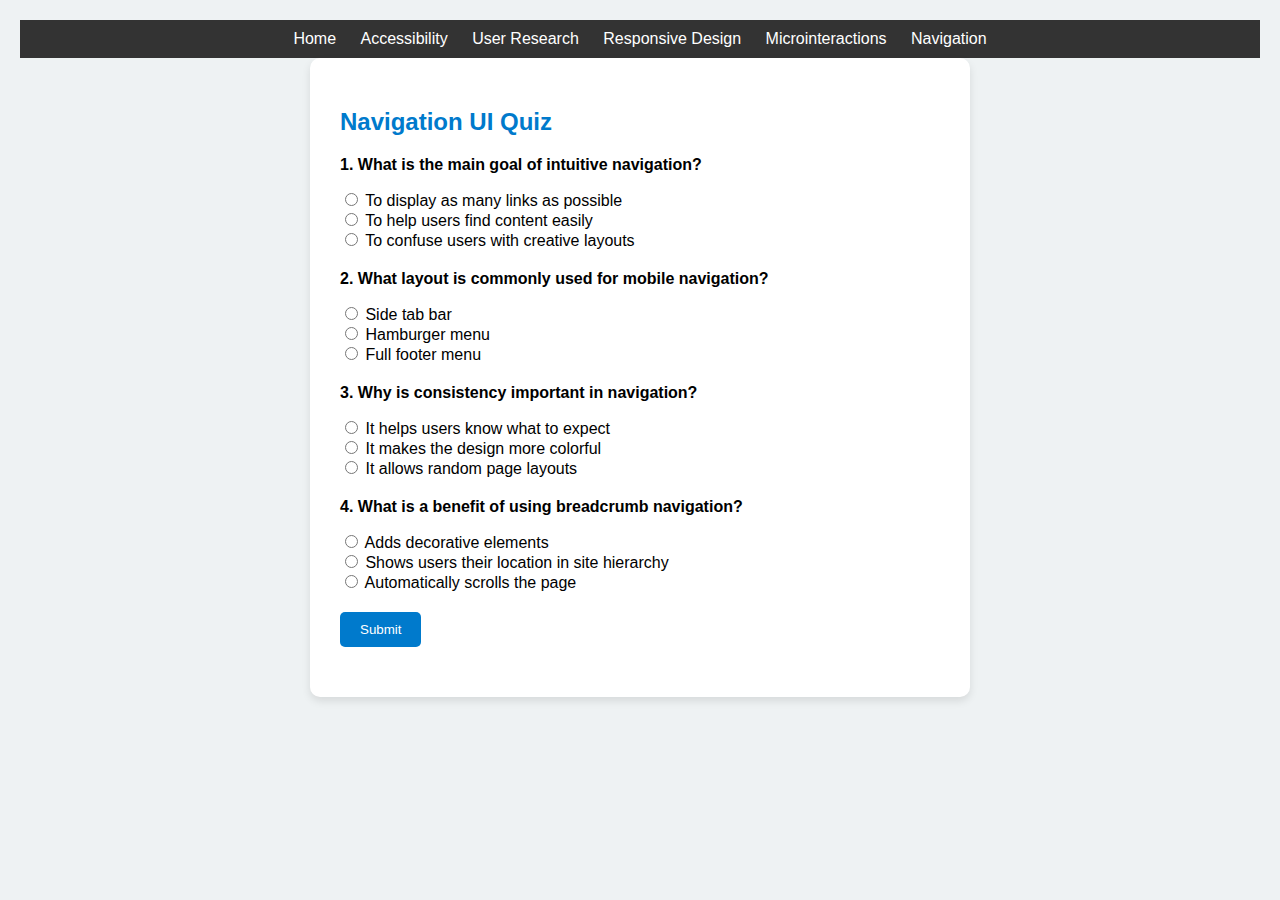
<file: pages/navigationquiz.html>
<!DOCTYPE html>
<html lang="en">
<head>
  <meta charset="UTF-8">
  <meta name="viewport" content="width=device-width, initial-scale=1.0">
  <title>Navigation UI Quiz</title>
  <style>
    /* General Styles */
    body {
      font-family: Arial, sans-serif;
      background-color: #eef2f3;
      margin: 0;
      padding: 20px;
    }

    /* Navigation Styles */
    nav {
        background: #333;
        padding: 10px;
        text-align: center;
    }

    nav a {
        color: white;
        margin: 0 10px;
        text-decoration: none;
    }

    nav a:hover {
        text-decoration: underline;
    }


    /* Quiz Container Styles */
    .quiz-container {
      max-width: 600px;
      background: white;
      padding: 30px;
      margin: auto;
      border-radius: 10px;
      box-shadow: 0 4px 8px rgba(0, 0, 0, 0.1);
    }

    /* Typography */
    h2 {
      color: #007acc;
    }

    .question {
      margin-bottom: 20px;
    }

    .question p {
      font-weight: bold;
    }

    /* Button Styles */
    button {
      background-color: #007acc;
      color: white;
      border: none;
      padding: 10px 20px;
      cursor: pointer;
      border-radius: 5px;
    }

    button:hover {
      background-color: #005f99;
    }

    /* Result Styles */
    .result {
      font-weight: bold;
      margin-top: 20px;
      color: green;
    }
  </style>
</head>
<body>
    <nav>
        <a href="../index.html">Home</a>
        <a href="../pages/accessibility.html">Accessibility</a>
        <a href="../pages/userResearch.html">User Research</a>
        <a href="../pages/responsive.html">Responsive Design</a>
        <a href="../pages/microinteraction.html">Microinteractions</a>
        <a href="../pages/navigation.html">Navigation</a>
    </nav>
  <div class="quiz-container">
    <h2>Navigation UI Quiz</h2>
    <form id="quizForm">
      <div class="question">
        <p>1. What is the main goal of intuitive navigation?</p>
        <label><input type="radio" name="q1" value="a"> To display as many links as possible</label><br>
        <label><input type="radio" name="q1" value="b"> To help users find content easily</label><br>
        <label><input type="radio" name="q1" value="c"> To confuse users with creative layouts</label>
      </div>

      <div class="question">
        <p>2. What layout is commonly used for mobile navigation?</p>
        <label><input type="radio" name="q2" value="a"> Side tab bar</label><br>
        <label><input type="radio" name="q2" value="b"> Hamburger menu</label><br>
        <label><input type="radio" name="q2" value="c"> Full footer menu</label>
      </div>

      <div class="question">
        <p>3. Why is consistency important in navigation?</p>
        <label><input type="radio" name="q3" value="a"> It helps users know what to expect</label><br>
        <label><input type="radio" name="q3" value="b"> It makes the design more colorful</label><br>
        <label><input type="radio" name="q3" value="c"> It allows random page layouts</label>
      </div>

      <div class="question">
        <p>4. What is a benefit of using breadcrumb navigation?</p>
        <label><input type="radio" name="q4" value="a"> Adds decorative elements</label><br>
        <label><input type="radio" name="q4" value="b"> Shows users their location in site hierarchy</label><br>
        <label><input type="radio" name="q4" value="c"> Automatically scrolls the page</label>
      </div>

      <button type="button" onclick="checkAnswers()">Submit</button>
    </form>
    <div class="result" id="result"></div>
  </div>

  <script>
    function checkAnswers() {
      const answers = {
        q1: 'b',
        q2: 'b',
        q3: 'a',
        q4: 'b'
      };
      let score = 0;
      let total = Object.keys(answers).length;
      for (let q in answers) {
        const selected = document.querySelector(`input[name="${q}"]:checked`);
        if (selected && selected.value === answers[q]) {
          score++;
        }
      }
      const result = document.getElementById('result');
      result.textContent = `You scored ${score} out of ${total}.`;
    }
  </script>
</body>
</html>
</file>
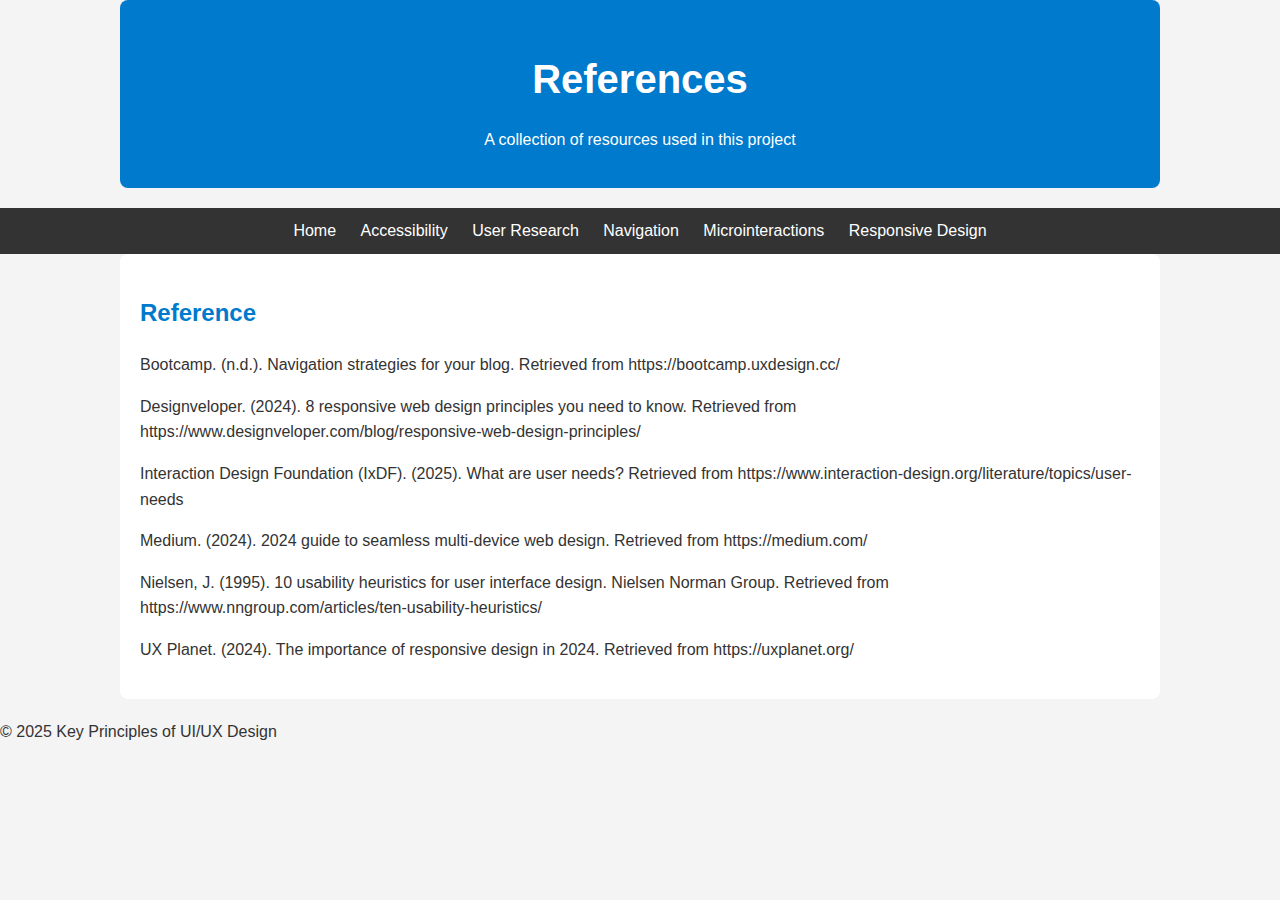
<file: pages/reference.html>
<!DOCTYPE html>
<html lang="en">
<head>
  <meta charset="UTF-8">
  <meta name="viewport" content="width=device-width, initial-scale=1.0">
  <title>References</title>
  <link rel="stylesheet" href="../css/style.css">
</head>
<body>
  <header>
    <h1>References</h1>
    <p>A collection of resources used in this project</p>
  </header>

  <nav>
    <a href="../index.html">Home</a>
    <a href="../pages/accessibility.html">Accessibility</a>
    <a href="../pages/userResearch.html">User Research</a>
    <a href="../pages/navigation.html">Navigation</a>
    <a href="../pages/microinteraction.html">Microinteractions</a>
    <a href="../pages/responsive.html">Responsive Design</a>
  </nav>

  <section>
    <h2>Reference</h2>
    <p>
        Bootcamp. (n.d.). Navigation strategies for your blog. Retrieved from https://bootcamp.uxdesign.cc/
    </p>
    <p>
        Designveloper. (2024). 8 responsive web design principles you need to know. Retrieved from https://www.designveloper.com/blog/responsive-web-design-principles/
    </p>
    <p>
        Interaction Design Foundation (IxDF). (2025). What are user needs? Retrieved from https://www.interaction-design.org/literature/topics/user-needs
    </p>
    <p>
        Medium. (2024). 2024 guide to seamless multi-device web design. Retrieved from https://medium.com/
    </p>
    <p>
        Nielsen, J. (1995). 10 usability heuristics for user interface design. Nielsen Norman Group. Retrieved from https://www.nngroup.com/articles/ten-usability-heuristics/
    </p>
    <p>
        UX Planet. (2024). The importance of responsive design in 2024. Retrieved from https://uxplanet.org/
    </p>
    
  </section>

  <footer>
    <p>&copy; 2025 Key Principles of UI/UX Design</p>
  </footer>
</body>
</html>
</file>
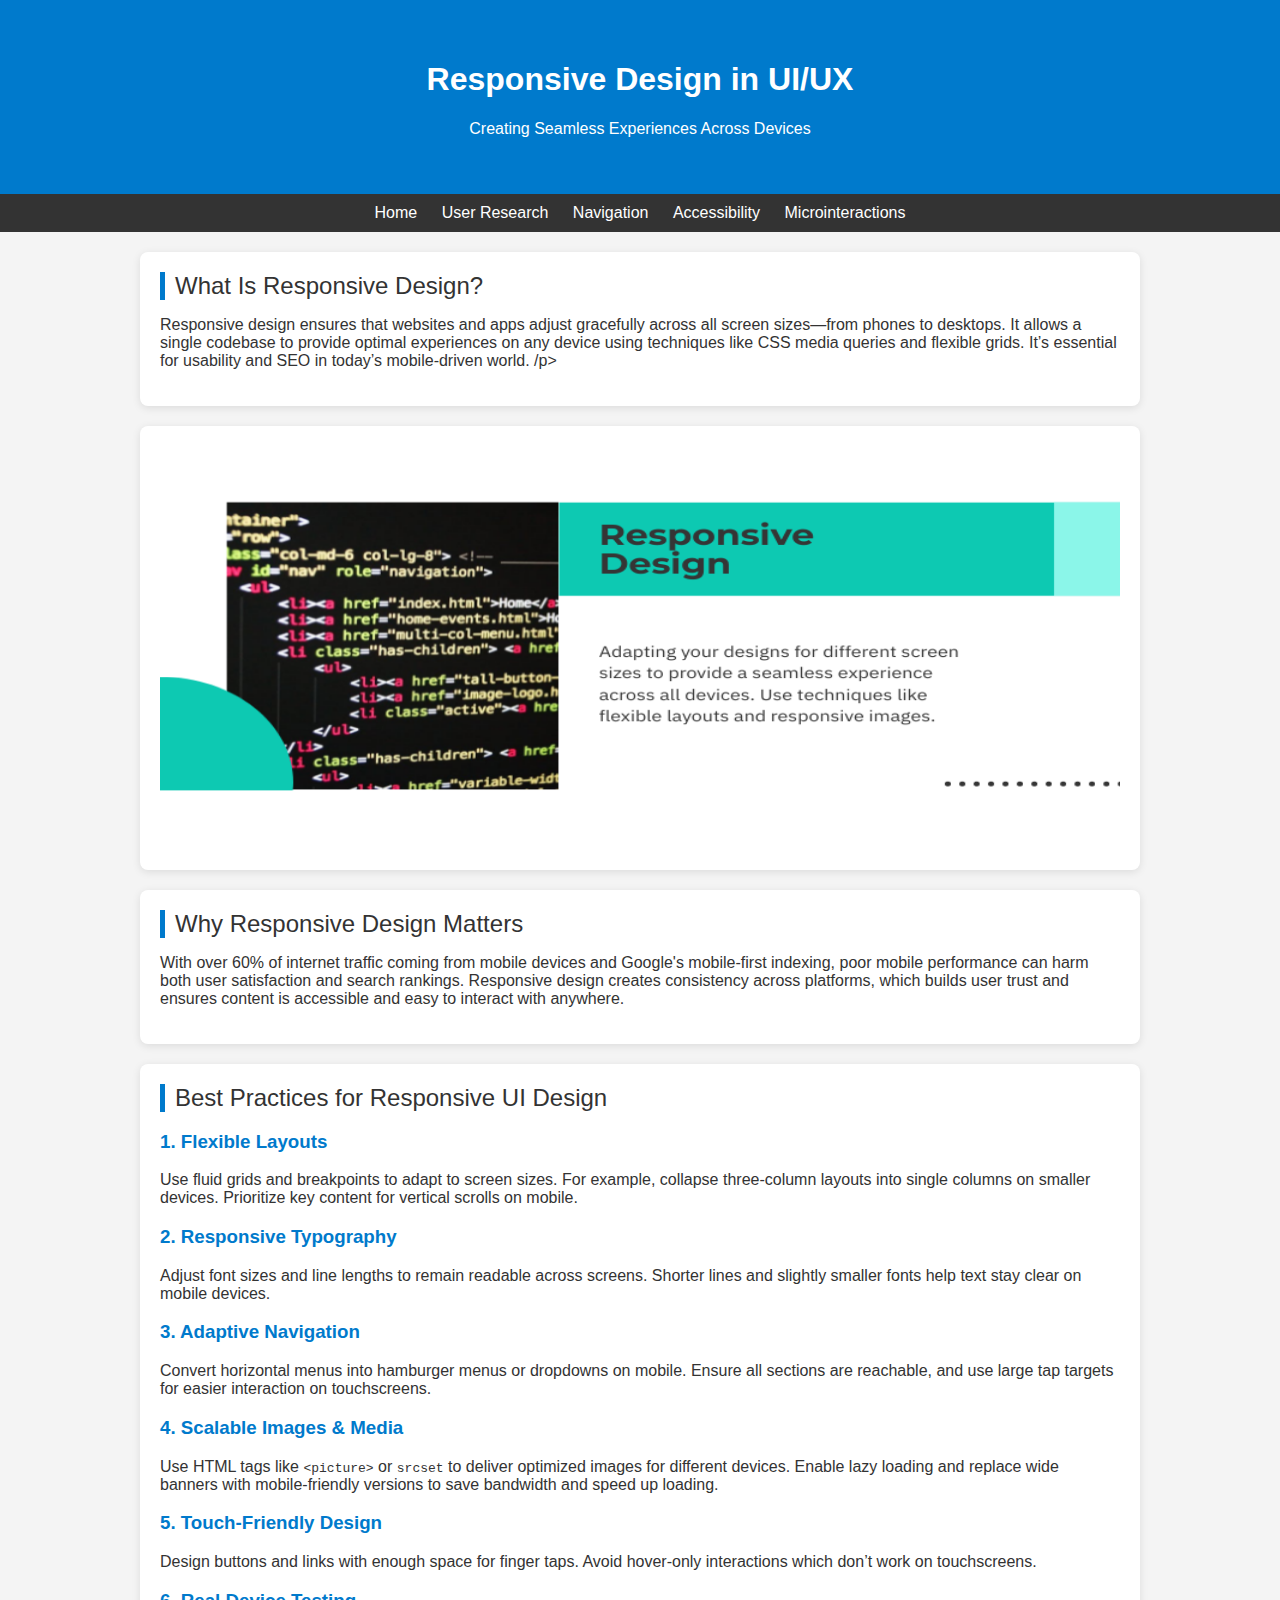
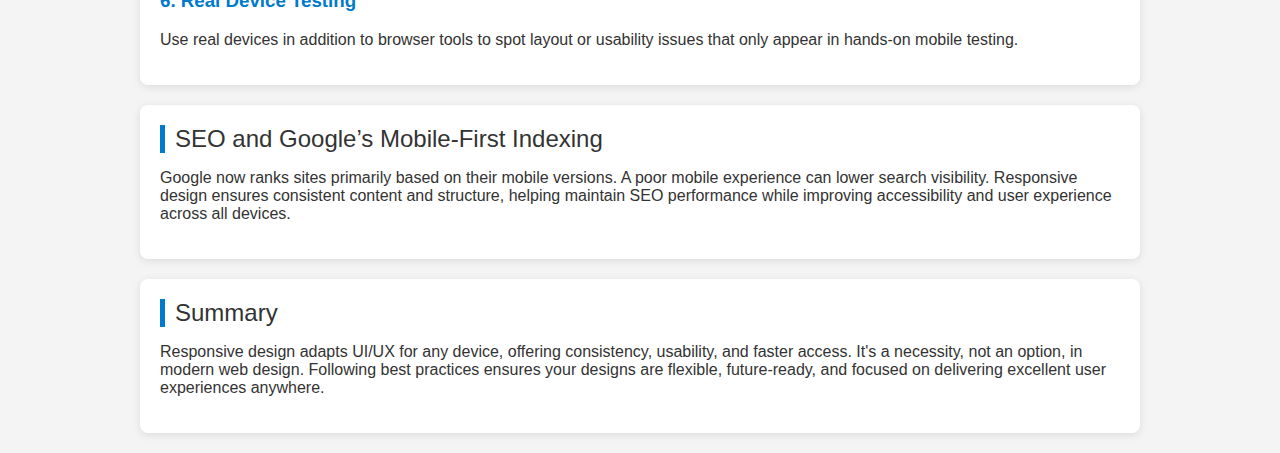
<file: pages/responsive.html>
<!DOCTYPE html>
  <html lang="en">
  <head>
    <meta charset="UTF-8">
    <meta name="viewport" content="width=device-width, initial-scale=1.0">
    <title>Responsive Design in UI/UX</title>
    <link rel="stylesheet" href="../css/responsive.css">
  </head>
  <body>
    <header>
      <h1>Responsive Design in UI/UX</h1>
      <p>Creating Seamless Experiences Across Devices</p>
    </header>
     <!-- Navigation Bar -->
    <nav>
        <a href="../index.html">Home</a>
        <a href="../pages/userResearch.html">User Research</a>
        <a href="../pages/navigation.html">Navigation</a>
        <a href="../pages/accessibility.html">Accessibility</a>
        <a href="../pages/microinteraction.html">Microinteractions</a>
    </nav>
    <section>
      <div class="section-title">What Is Responsive Design?</div>
      <p>
        Responsive design ensures that websites and apps adjust gracefully across all screen sizes—from phones to desktops. It allows a single codebase to provide optimal experiences on any device using techniques like CSS media queries and flexible grids. It’s essential for usability and SEO in today’s mobile-driven world.
        /p>
    </section>

    <section>
        <img src="../images/004.png" alt="Navigation Example" width="100%" height="400">
      </section>
  
    <section>
      <div class="section-title">Why Responsive Design Matters</div>
      <p>
        With over 60% of internet traffic coming from mobile devices and Google's mobile-first indexing, poor mobile performance can harm both user satisfaction and search rankings. Responsive design creates consistency across platforms, which builds user trust and ensures content is accessible and easy to interact with anywhere.
    </p>
    </section>
  
    <section>
      <div class="section-title">Best Practices for Responsive UI Design</div>
      <h3>1. Flexible Layouts</h3>
      <p>
        Use fluid grids and breakpoints to adapt to screen sizes. For example, collapse three-column layouts into single columns on smaller devices. Prioritize key content for vertical scrolls on mobile.
    </p>
  
      <h3>2. Responsive Typography</h3>
      <p>
        Adjust font sizes and line lengths to remain readable across screens. Shorter lines and slightly smaller fonts help text stay clear on mobile devices.
    </p>
  
      <h3>3. Adaptive Navigation</h3>
      <p>
        Convert horizontal menus into hamburger menus or dropdowns on mobile. Ensure all sections are reachable, and use large tap targets for easier interaction on touchscreens.
    </p>
  
      <h3>4. Scalable Images & Media</h3>
      <p>
        Use HTML tags like <code>&lt;picture&gt;</code> or <code>srcset</code> to deliver optimized images for different devices. Enable lazy loading and replace wide banners with mobile-friendly versions to save bandwidth and speed up loading.
    </p>
  
      <h3>5. Touch-Friendly Design</h3>
      <p>
        Design buttons and links with enough space for finger taps. Avoid hover-only interactions which don’t work on touchscreens.</p>
  
      <h3>6. Real Device Testing</h3>
      <p>
        Use real devices in addition to browser tools to spot layout or usability issues that only appear in hands-on mobile testing.
    </p>
    </section>
  
    <section>
      <div class="section-title">SEO and Google’s Mobile-First Indexing</div>
      <p>Google now ranks sites primarily based on their mobile versions. A poor mobile experience can lower search visibility. Responsive design ensures consistent content and structure, helping maintain SEO performance while improving accessibility and user experience across all devices.</p>
    </section>
  
    <section>
      <div class="section-title">Summary</div>
      <p>Responsive design adapts UI/UX for any device, offering consistency, usability, and faster access. It's a necessity, not an option, in modern web design. Following best practices ensures your designs are flexible, future-ready, and focused on delivering excellent user experiences anywhere.</p>
    </section>
  </body>
  </html>
</file>
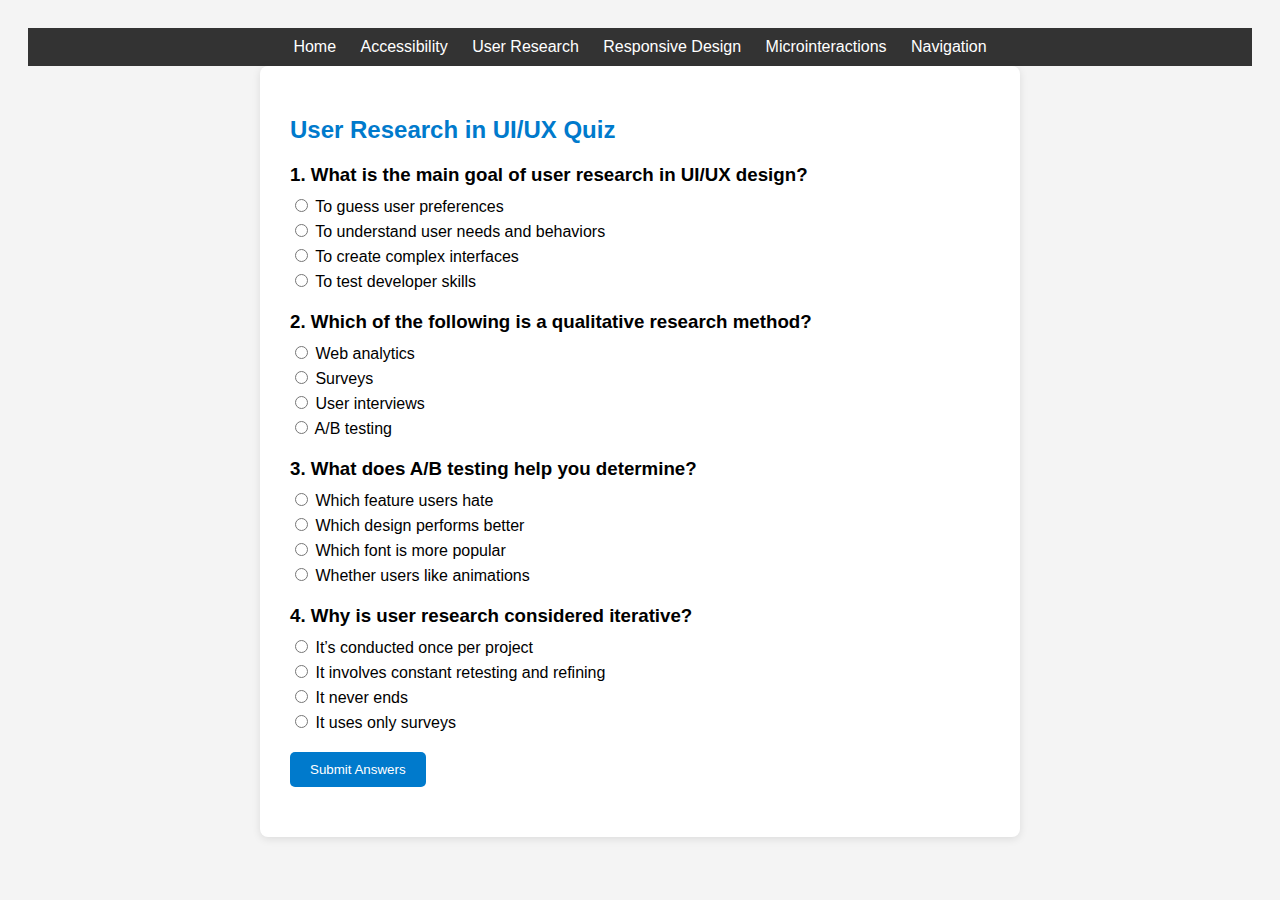
<file: pages/userquiz.html>
<!DOCTYPE html>
<html lang="en">
<head>
  <meta charset="UTF-8">
  <meta name="viewport" content="width=device-width, initial-scale=1.0">
  <title>User Research Quiz</title>
  <style>
    /* General Styles */
    body {
      font-family: Arial, sans-serif;
      background: #f4f4f4;
      padding: 20px;
    }

    /* Quiz Container Styles */
    .quiz-container {
      max-width: 700px;
      margin: auto;
      background: white;
      padding: 30px;
      border-radius: 8px;
      box-shadow: 0 2px 8px rgba(0, 0, 0, 0.1);
    }

    /* Navigation Styles */
    nav {
        background: #333;
        padding: 10px;
        text-align: center;
    }

    nav a {
        color: white;
        margin: 0 10px;
        text-decoration: none;
    }

    nav a:hover {
        text-decoration: underline;
    }

    /* Typography */
    h2 {
      color: #007acc;
    }

    .question {
      margin-bottom: 20px;
    }

    .question h3 {
      margin: 10px 0;
    }

    /* Options Styles */
    .options label {
      display: block;
      margin: 5px 0;
    }

    /* Button Styles */
    #submit {
      background: #007acc;
      color: white;
      border: none;
      padding: 10px 20px;
      cursor: pointer;
      border-radius: 5px;
    }

    #submit:hover {
      background: #005f99;
    }

    /* Result Styles */
    #result {
      margin-top: 20px;
      font-size: 1.2em;
      font-weight: bold;
    }
  </style>
</head>
<body>
    <nav>
        <a href="../index.html">Home</a>
        <a href="../pages/accessibility.html">Accessibility</a>
        <a href="../pages/userResearch.html">User Research</a>
        <a href="../pages/responsive.html">Responsive Design</a>
        <a href="../pages/microinteraction.html">Microinteractions</a>
        <a href="../pages/navigation.html">Navigation</a>
    </nav>
  <div class="quiz-container">
    <h2>User Research in UI/UX Quiz</h2>
    <form id="quizForm">

      <div class="question">
        <h3>1. What is the main goal of user research in UI/UX design?</h3>
        <div class="options">
          <label><input type="radio" name="q1" value="a"> To guess user preferences</label>
          <label><input type="radio" name="q1" value="b"> To understand user needs and behaviors</label>
          <label><input type="radio" name="q1" value="c"> To create complex interfaces</label>
          <label><input type="radio" name="q1" value="d"> To test developer skills</label>
        </div>
      </div>

      <div class="question">
        <h3>2. Which of the following is a qualitative research method?</h3>
        <div class="options">
          <label><input type="radio" name="q2" value="a"> Web analytics</label>
          <label><input type="radio" name="q2" value="b"> Surveys</label>
          <label><input type="radio" name="q2" value="c"> User interviews</label>
          <label><input type="radio" name="q2" value="d"> A/B testing</label>
        </div>
      </div>

      <div class="question">
        <h3>3. What does A/B testing help you determine?</h3>
        <div class="options">
          <label><input type="radio" name="q3" value="a"> Which feature users hate</label>
          <label><input type="radio" name="q3" value="b"> Which design performs better</label>
          <label><input type="radio" name="q3" value="c"> Which font is more popular</label>
          <label><input type="radio" name="q3" value="d"> Whether users like animations</label>
        </div>
      </div>

      <div class="question">
        <h3>4. Why is user research considered iterative?</h3>
        <div class="options">
          <label><input type="radio" name="q4" value="a"> It’s conducted once per project</label>
          <label><input type="radio" name="q4" value="b"> It involves constant retesting and refining</label>
          <label><input type="radio" name="q4" value="c"> It never ends</label>
          <label><input type="radio" name="q4" value="d"> It uses only surveys</label>
        </div>
      </div>

      <button type="button" id="submit">Submit Answers</button>
      <div id="result"></div>
    </form>
  </div>

  <script>
    document.getElementById('submit').addEventListener('click', function() {
      const answers = {
        q1: 'b',
        q2: 'c',
        q3: 'b',
        q4: 'b'
      };

      let score = 0;
      const total = Object.keys(answers).length;

      for (let key in answers) {
        const selected = document.querySelector(`input[name="${key}"]:checked`);
        if (selected && selected.value === answers[key]) {
          score++;
        }
      }

      document.getElementById('result').textContent = `You scored ${score} out of ${total}`;
    });
  </script>
</body>
</html>
</file>
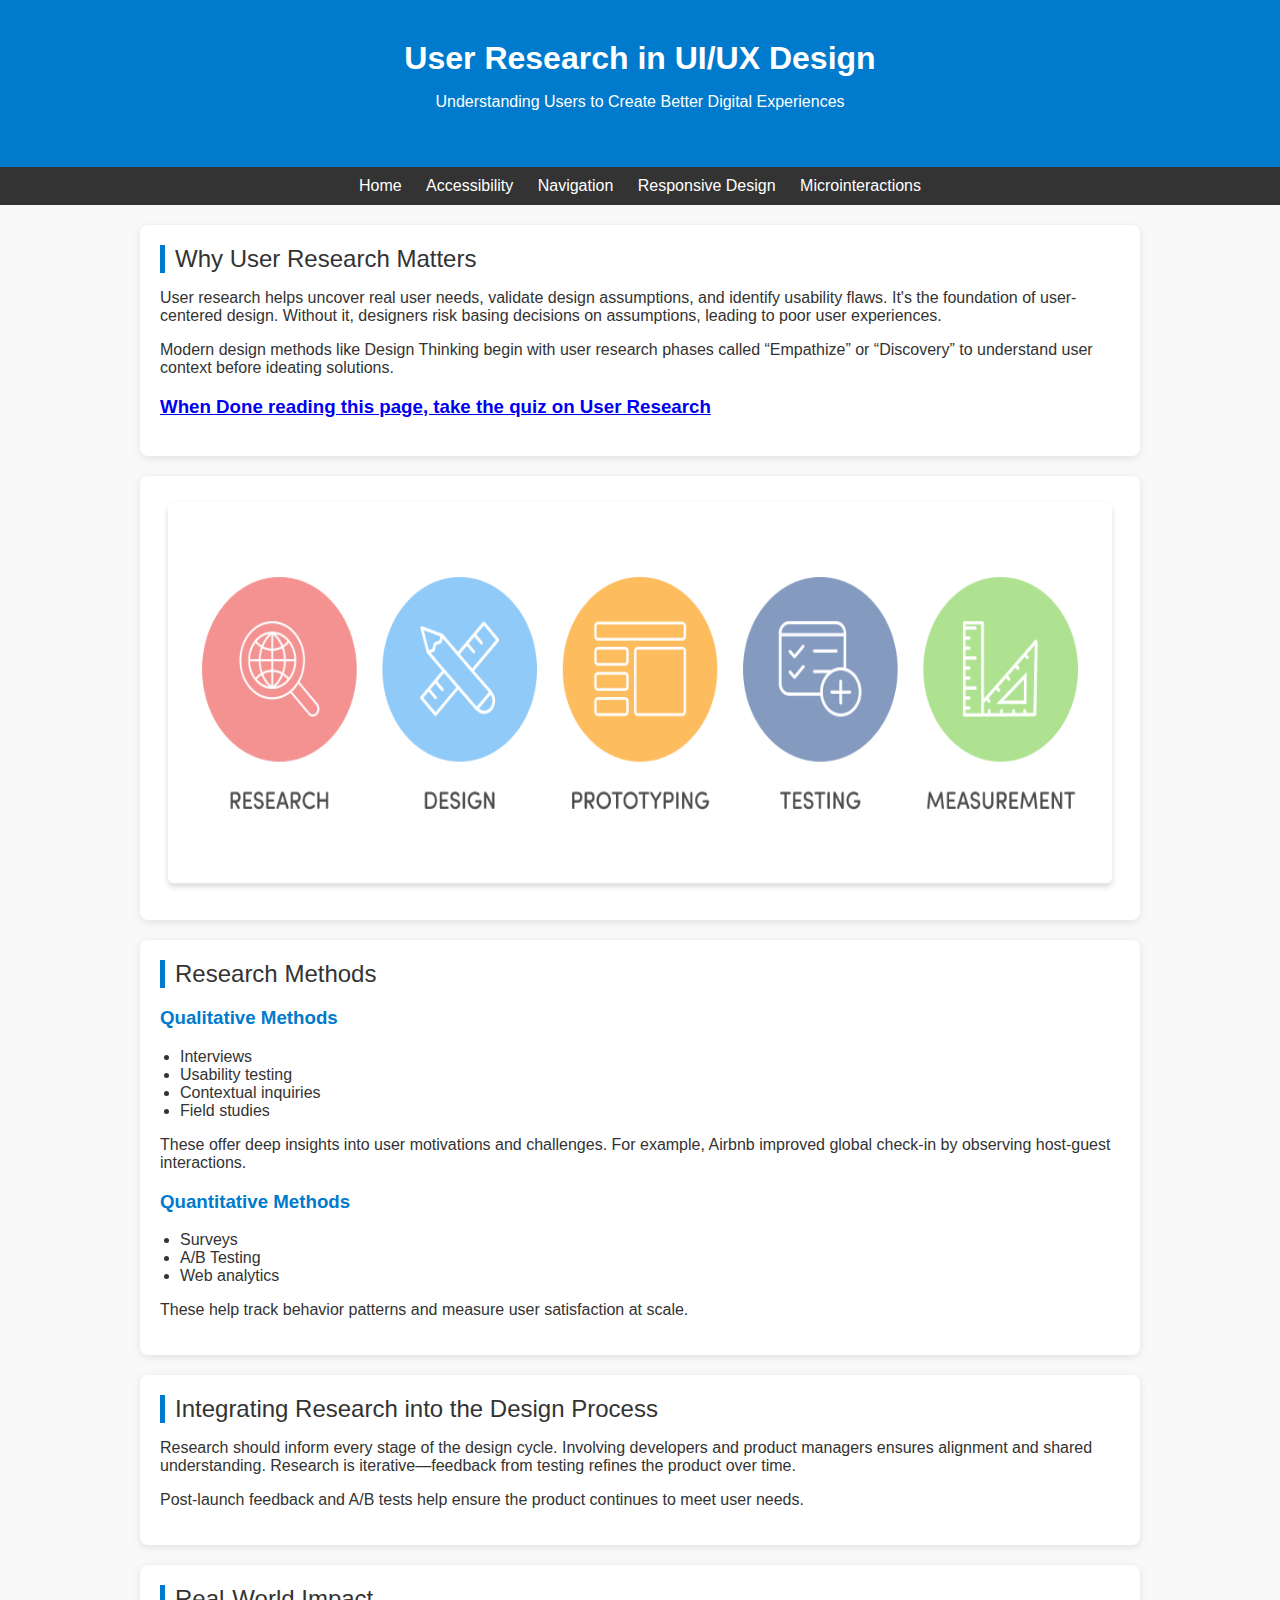
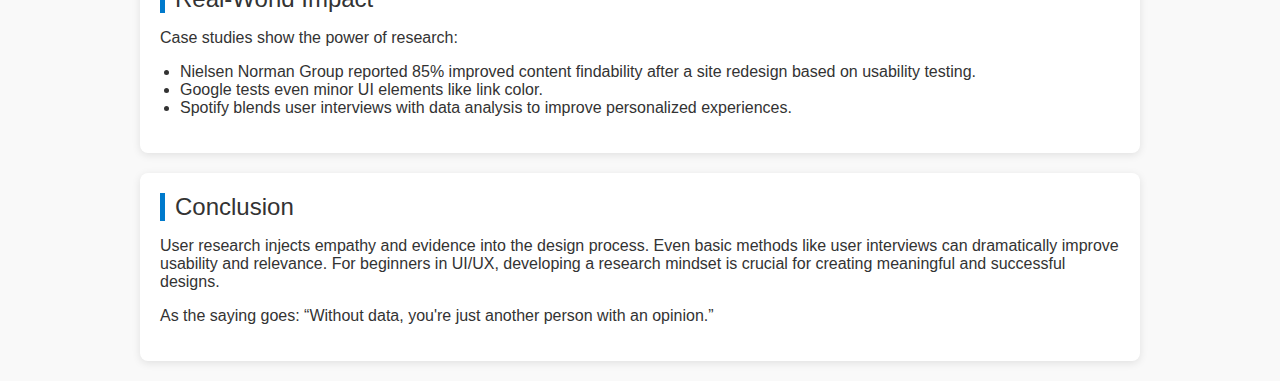
<file: pages/userResearch.html>
<!DOCTYPE html>
<html lang="en">
<head>
  <meta charset="UTF-8">
  <meta name="viewport" content="width=device-width, initial-scale=1.0">
  <link rel="stylesheet" href="../css/userResearch.css">
  <title>User Research in UI/UX Design</title>
    
</head>
<body>
  <header>
    <h1>User Research in UI/UX Design</h1>
    <p>Understanding Users to Create Better Digital Experiences</p>
  </header>
  <nav>
    <a href="../index.html">Home</a>
    <a href="../pages/accessibility.html">Accessibility</a>
    <a href="../pages/navigation.html">Navigation</a>
    <a href="../pages/responsive.html">Responsive Design</a>
    <a href="#microinteractions">Microinteractions</a>
  </nav>

  <section>
    <div class="section-title">Why User Research Matters</div>
    <p>User research helps uncover real user needs, validate design assumptions, and identify usability flaws. It's the foundation of user-centered design. Without it, designers risk basing decisions on assumptions, leading to poor user experiences.</p>
    <p>Modern design methods like Design Thinking begin with user research phases called “Empathize” or “Discovery” to understand user context before ideating solutions.</p>
    <p>
      <a href="../pages/userquiz.html"> <h3>When Done reading this page, take the quiz on User Research</h3></a>
  </p>
  </section>

  <section>
    <img src="../images/user-experience-research.png" alt="Navigation Example" width="100%" height="400">
  </section>

  <section>
    <div class="section-title">Research Methods</div>
    <h3>Qualitative Methods</h3>
    <ul>
      <li>Interviews</li>
      <li>Usability testing</li>
      <li>Contextual inquiries</li>
      <li>Field studies</li>
    </ul>
    <p>These offer deep insights into user motivations and challenges. For example, Airbnb improved global check-in by observing host-guest interactions.</p>

    <h3>Quantitative Methods</h3>
    <ul>
      <li>Surveys</li>
      <li>A/B Testing</li>
      <li>Web analytics</li>
    </ul>
    <p>These help track behavior patterns and measure user satisfaction at scale.</p>
  </section>

  <section>
    <div class="section-title">Integrating Research into the Design Process</div>
    <p>Research should inform every stage of the design cycle. Involving developers and product managers ensures alignment and shared understanding. Research is iterative—feedback from testing refines the product over time.</p>
    <p>Post-launch feedback and A/B tests help ensure the product continues to meet user needs.</p>
  </section>

  <section>
    <div class="section-title">Real-World Impact</div>
    <p>Case studies show the power of research:</p>
    <ul>
      <li>Nielsen Norman Group reported 85% improved content findability after a site redesign based on usability testing.</li>
      <li>Google tests even minor UI elements like link color.</li>
      <li>Spotify blends user interviews with data analysis to improve personalized experiences.</li>
    </ul>
  </section>

  <section>
    <div class="section-title">Conclusion</div>
    <p>User research injects empathy and evidence into the design process. Even basic methods like user interviews can dramatically improve usability and relevance. For beginners in UI/UX, developing a research mindset is crucial for creating meaningful and successful designs.</p>
    <p>As the saying goes: “Without data, you're just another person with an opinion.”</p>
  </section>
</body>
</html>
</file>
<file: css/style.css>
/* General Styles */
body {
    font-family: Arial, sans-serif;
    margin: 0;
    padding: 0;
    line-height: 1.6;
    background-color: #f4f4f4;
    color: #333;
}

/* Header and Section Styles */
header, section {
    padding: 20px;
    max-width: 1000px;
    margin: auto;
    background: white;
    margin-bottom: 20px;
    border-radius: 8px;
}

header {
    background-color: #007acc;
    color: white;
    text-align: center;
}

/*Header Image*/
.HeaderBackGround{
    border-radius: 8px 8px 8px 8px;
}

/* Typography */
 h2, h3 {
    color: #007acc;
}

h1{
    font-size: 2.5em;
    margin-bottom: 10px;
}
/* Navigation Styles */
nav {
    background: #333;
    padding: 10px;
    text-align: center;
}

nav a {
    color: white;
    margin: 0 10px;
    text-decoration: none;
}

nav a:hover {
    text-decoration: underline;
}

/* List Styles */
ul {
    margin-top: 0;
}

section img {
    max-width: 100%;
    border-radius: 8px;
    margin: 10px 0;
}

/* Video Section Styles */
#video {
    text-align: center;
    margin: 20px auto;
    padding: 20px;
    max-width: 1000px;
    background: #fff;
    border-radius: 8px;
    box-shadow: 0 2px 8px rgba(0, 0, 0, 0.1);
}

#video h2 {
    color: #007acc;
    margin-bottom: 20px;
}

.video-container iframe {
    width: 100%;
    height: 563px; /* 16:9 aspect ratio */
    border: none;
    border-radius: 8px;
}
</file>
<file: css/accessibility.css>
/* General Styles */
body {
    font-family: Arial, sans-serif;
    margin: 0;
    padding: 0;
    background-color: #f9f9f9;
    color: #333;
}

/* Header and Section Styles */
header, section {
    padding: 20px;
    max-width: 960px;
    margin: auto;
    background: #fff;
    margin-top: 20px;
    border-radius: 8px;
    box-shadow: 0 2px 5px rgba(0, 0, 0, 0.1);
}

header {
    background-color: #007acc;
    color: white;
    text-align: center;
    padding: 40px 20px;
}

/* Navigation Styles */
nav {
    background: #333;
    padding: 10px;
    text-align: center;
}

nav a {
    color: white;
    margin: 0 10px;
    text-decoration: none;
}

nav a:hover {
    text-decoration: underline;
}

header h1 {
    margin: 0;
}

/* Typography */
h2, h3 {
    color: #007acc;
    margin-top: 0;
}

/* List Styles */
ul {
    margin-top: 0;
    padding-left: 20px;
}

/* Section Title Styles */
.section-title {
    border-left: 5px solid #007acc;
    padding-left: 10px;
    margin-bottom: 10px;
    font-size: 1.5em;
}
</file>
<file: css/microinteraction.css>
/* General Styles */
body {
    font-family: Arial, sans-serif;
    margin: 0;
    padding: 0;
    background-color: #f9f9f9;
    color: #333;
}

/* Header Styles */
header {
    background-color: #007acc;
    color: white;
    padding: 40px 20px;
    text-align: center;
}

/* Navigation Styles */
nav {
    background: #333;
    padding: 10px;
    text-align: center;
}

nav a {
    color: white;
    margin: 0 10px;
    text-decoration: none;
}

nav a:hover {
    text-decoration: underline;
}

header h1 {
    margin: 0;
}

/* Section Styles */
section {
    max-width: 960px;
    margin: 20px auto;
    background: #fff;
    padding: 20px;
    border-radius: 8px;
    box-shadow: 0 2px 8px rgba(0, 0, 0, 0.1);
}

/* Typography */
h2, h3 {
    color: #007acc;
}

/* Section Title Styles */
.section-title {
    border-left: 5px solid #007acc;
    padding-left: 10px;
    margin-bottom: 10px;
    font-size: 1.5em;
}

/* List Styles */
ul {
    padding-left: 20px;
    margin: 0 0 10px 0;
}
</file>
<file: css/navigation.css>
/* General Styles */
body {
    font-family: Arial, sans-serif;
    margin: 0;
    padding: 0;
    background-color: #f4f4f4;
    color: #333;
}

/* Header Styles */
header {
    background-color: #007acc;
    color: white;
    padding: 40px 20px;
    text-align: center;
}

/* Navigation Styles */
nav {
    background: #333;
    padding: 10px;
    text-align: center;
}

nav a {
    color: white;
    margin: 0 10px;
    text-decoration: none;
}

nav a:hover {
    text-decoration: underline;
}

header h1 {
    margin: 0;
}

/* Section Styles */
section {
    max-width: 960px;
    margin: 20px auto;
    background: #fff;
    padding: 20px;
    border-radius: 8px;
    box-shadow: 0 2px 8px rgba(0, 0, 0, 0.1);
}

section img {
    max-width: 100%;
    border-radius: 8px;
    margin: 10px 0;
}

/* Typography */
h2, h3 {
    color: #007acc;
}

/* Section Title Styles */
.section-title {
    border-left: 5px solid #007acc;
    padding-left: 10px;
    margin-bottom: 10px;
    font-size: 1.5em;
}

/* List Styles */
ul {
    padding-left: 20px;
    margin: 0 0 10px 0;
}

/* Video Section Styles */
#video {
    text-align: center;
    margin: 20px auto;
    padding: 20px;
    max-width: 1000px;
    background: #fff;
    border-radius: 8px;
    box-shadow: 0 2px 8px rgba(0, 0, 0, 0.1);
}

#video h2 {
    color: #007acc;
    margin-bottom: 20px;
}

.video-container iframe {
    width: 100%;
    height: 563px; /* 16:9 aspect ratio */
    border: none;
    border-radius: 8px;
}
</file>
<file: css/responsive.css>
/* General Styles */
body {
    font-family: Arial, sans-serif;
    background: #f4f4f4;
    margin: 0;
    padding: 0;
    color: #333;
}

/* Header Styles */
header {
    background-color: #007acc;
    color: white;
    padding: 40px 20px;
    text-align: center;
}

/* Navigation Styles */
nav {
    background: #333;
    padding: 10px;
    text-align: center;
}

nav a {
    color: white;
    margin: 0 10px;
    text-decoration: none;
}

nav a:hover {
    text-decoration: underline;
}

/* Section Styles */
section {
    max-width: 960px;
    margin: 20px auto;
    background: #fff;
    padding: 20px;
    border-radius: 8px;
    box-shadow: 0 2px 8px rgba(0, 0, 0, 0.1);
}

/* Typography */
h2, h3 {
    color: #007acc;
}

/* Section Title Styles */
.section-title {
    border-left: 5px solid #007acc;
    padding-left: 10px;
    font-size: 1.5em;
    margin-bottom: 10px;
}

/* List Styles */
ul {
    padding-left: 20px;
    margin-top: 0;
}
</file>
<file: css/userResearch.css>
/* General Styles */
body {
    font-family: Arial, sans-serif;
    background-color: #f9f9f9;
    margin: 0;
    padding: 0;
    color: #333;
}

/* Header Styles */
header {
    background-color: #007acc;
    color: white;
    padding: 40px 20px;
    text-align: center;
}

/* Navigation Styles */
nav {
    background: #333;
    padding: 10px;
    text-align: center;
}

nav a {
    color: white;
    margin: 0 10px;
    text-decoration: none;
}

nav a:hover {
    text-decoration: underline;
}

header h1 {
    margin: 0;
}

/* Section Styles */
section {
    max-width: 960px;
    margin: 20px auto;
    background: #fff;
    padding: 20px;
    border-radius: 8px;
    box-shadow: 0 2px 8px rgba(0, 0, 0, 0.1);
}

/* Typography */
h2, h3 {
    color: #007acc;
}

/* Section Title Styles */
.section-title {
    border-left: 5px solid #007acc;
    padding-left: 10px;
    margin-bottom: 10px;
    font-size: 1.5em;
}

/* List Styles */
ul {
    padding-left: 20px;
}
</file>
